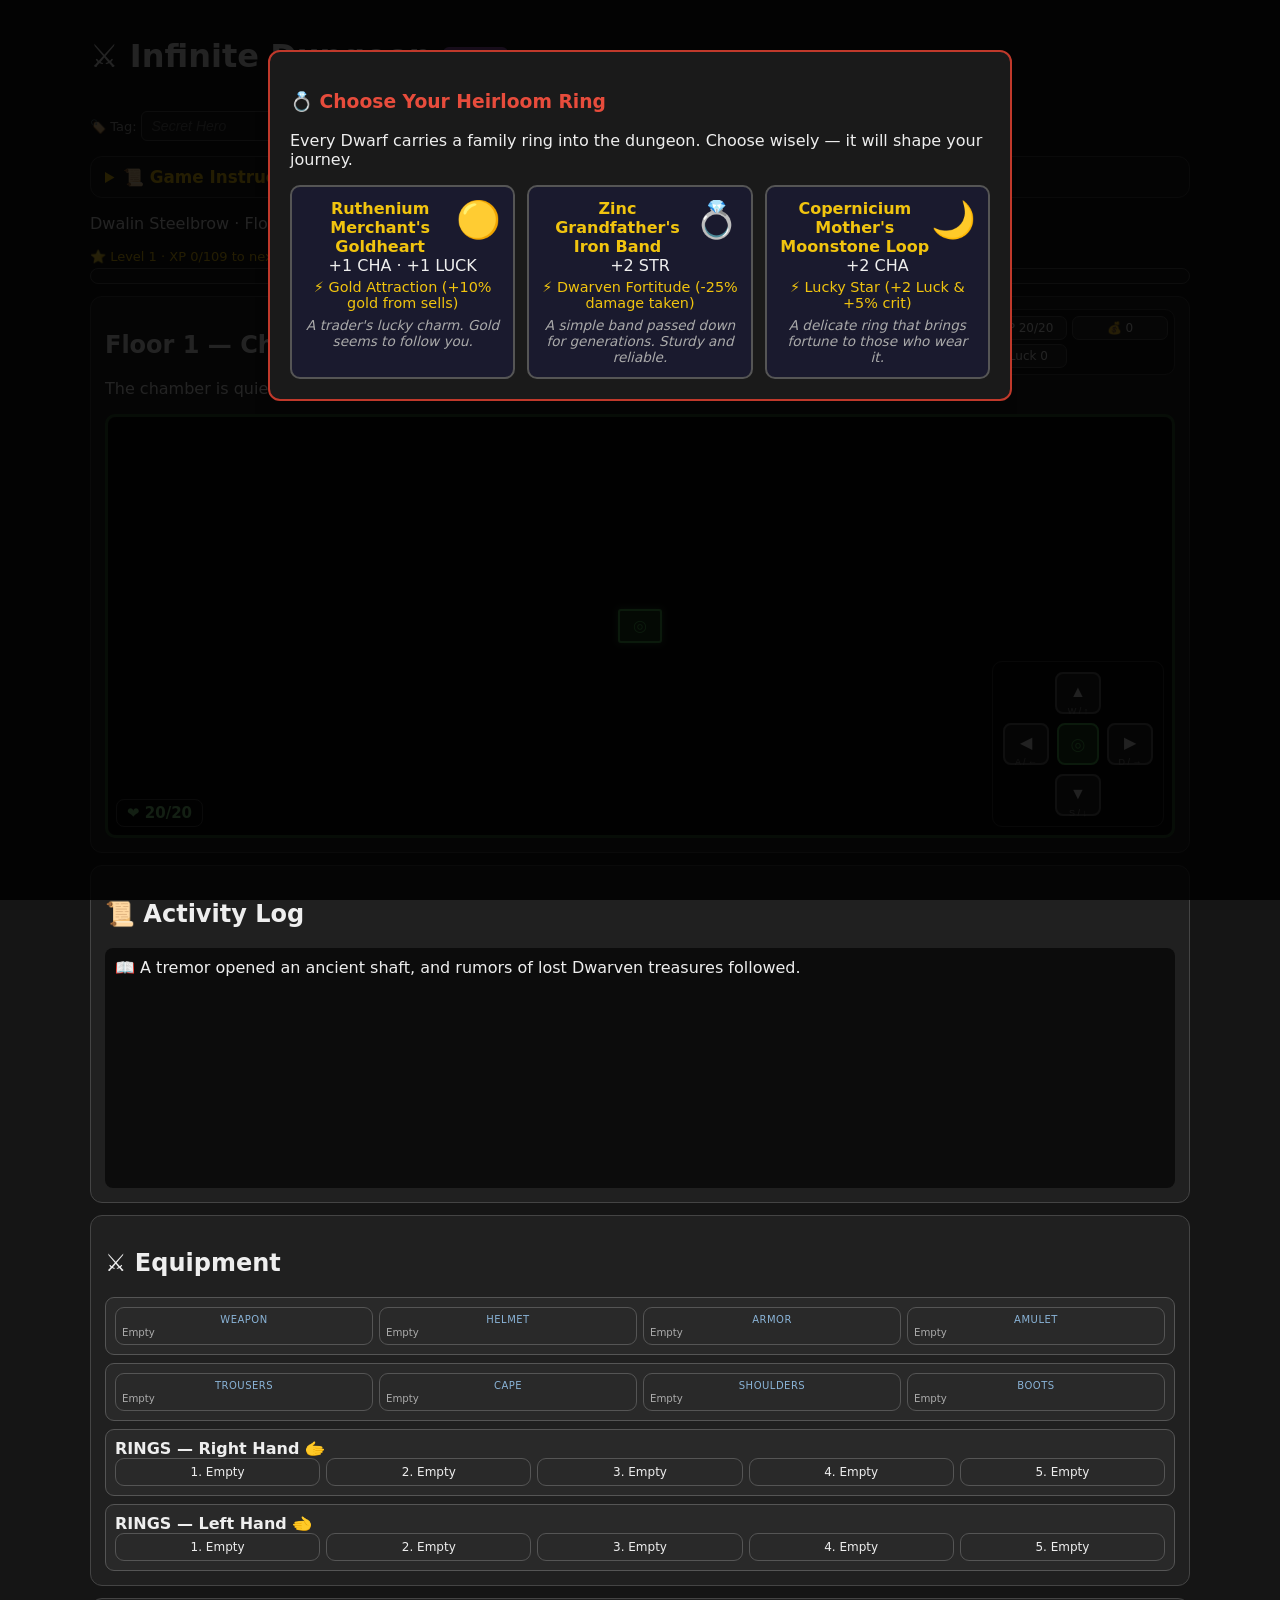
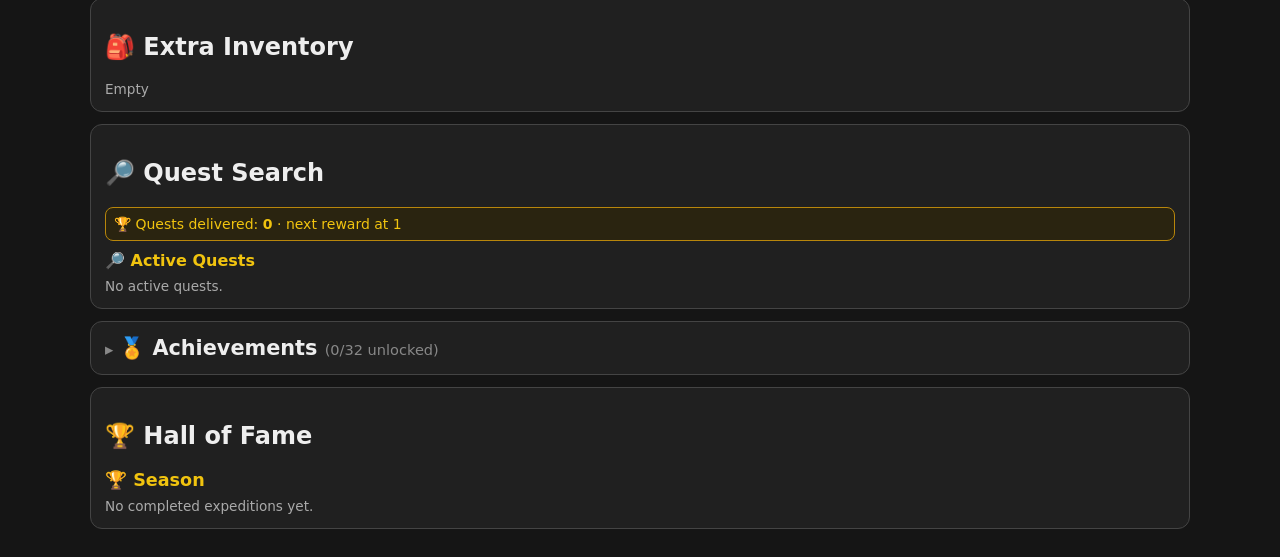
<file: dungeon/index.html>
<!doctype html>
<html lang="en"><head><meta charset="utf-8"><meta name="viewport" content="width=device-width,initial-scale=1">
<meta http-equiv="Cache-Control" content="no-cache, no-store, must-revalidate">
<meta http-equiv="Pragma" content="no-cache">
<meta http-equiv="Expires" content="0">
<title>Infinite Dungeon</title><link rel="stylesheet" href="style.css"></head>
<body><main>
<header><h1>⚔️ Infinite Dungeon <span class="beta-badge">BETA</span></h1><div class="header-btns"><div class="nickname-row"><label>🏷️ Tag: </label><input id="nicknameInput" type="text" placeholder="Secret Hero" maxlength="20" onchange="setNickname(this.value)"><label class="country-opt"><input id="showCountry" type="checkbox" onchange="toggleCountry(this.checked)"> Flag</label><button id="forgetMe" class="forget-btn" onclick="forgetMe()" title="Clear your remembered tag and flag — become a Secret Hero again">🕵️ Forget me</button></div><button onclick="shareGame()">🔗 Share</button><button onclick="newRun()">🔄 New Run</button></div></header>
<details id="instructions">
<summary>📜 Game Instructions (click to expand)</summary>
<div class="instructions-body">
<h3>🎮 Controls</h3>
<table class="instr-table">
<tr><td><b>W</b> / <b>↑</b></td><td>Move North</td></tr>
<tr><td><b>A</b> / <b>←</b></td><td>Move West</td></tr>
<tr><td><b>S</b> / <b>↓</b></td><td>Move South</td></tr>
<tr><td><b>D</b> / <b>→</b></td><td>Move East</td></tr>
<tr><td><b>E</b></td><td>Search room</td></tr>
<tr><td><b>Q</b></td><td>Use ladder / portal (ascend/descend)</td></tr>
<tr><td><b>G</b></td><td>Drink from fountain / stream</td></tr>
<tr><td><b>T</b></td><td>Talk to NPC / Trader / Doctor</td></tr>
<tr><td><b>F</b></td><td>Fight (in combat)</td></tr>
<tr><td><b>R</b></td><td>Flee / Run (in combat)</td></tr>
</table>

<h3>💍 Starting Your Run</h3>
<p>At the start of each run you make two choices:</p>
<ol>
<li><b>Heirloom Ring</b> — Pick 1 of 3 random starter rings. Each has unique stats and a trait that shapes your early game.</li>
<li><b>Stat Boost</b> — Pick one stat (STR/DEX/INT/CHA) to boost by +1. Green buttons, one-time choice.</li>
</ol>

<h3>⚔️ Combat & Flee</h3>
<p>Enemies are <b>gatekeepers</b> — you must defeat them to pass through. If you flee successfully, you return to the previous room. The enemy stays alive, blocking that path until killed.</p>
<p>Flee damage scales with floor depth — fleeing deep is dangerous!</p>
<p><b>Enemies scale to your power.</b> Because the dungeon is endless, monsters adapt to how strong you actually are — your gear, stats, and HP. No matter how powerful your weapon, foes are never a one-hit kill, and every floor stays a real fight. Likewise, no single enemy hit can ever one-shot you — but a bad fight can still be fatal, so keep an eye on your HP and use fountains and the doctor's healing sip when the risk gets close.</p>
<p>❤️ <b>Watch the health border:</b> the frame around the map (and your HP readout in its bottom-left corner) changes colour with your health — <span style="color:#7fd07f">green</span> when safe, <span style="color:#e9d84a">yellow</span>, then <span style="color:#f39c12">orange</span> at half, <span style="color:#e74c3c">red</span> low, and <b>flashing red</b> when critical. When it flashes, flee or find healing fast!</p>
<p>⚔️ <b>Damage per item:</b> each piece of gear shows a small <span style="color:#e07a5f"><b>⚔️ +N dmg/hit</b></span> tag — how much that item adds to your <b>average swing from its Strength alone</b>. It's the raw, dependable damage (<b>trait bonuses are not counted</b> — those fire on top during a fight). Add up the tags across your gear to see your baseline hitting power, and compare pieces at a glance. Items with no Strength show no tag (they help through traits or other stats instead).</p>
<p>⚡ <b>Traits always stack — nothing is ever wasted.</b> Wearing the <b>same trait on several items</b> keeps making it stronger. Effects that add damage or healing simply pile up. Chance-based effects (like a double-strike, a dodge, or scaring a foe) <b>climb higher with every extra copy</b> — a lot at first, then by smaller and smaller steps — always rising toward a near-certainty but <b>never quite reaching a guaranteed 100%</b>. So chasing and <b>rerolling for more copies of a trait always pays off</b> a little more; you'll never hit a wall where an extra copy does nothing.</p>

<h3>👑 Floor Bosses</h3>
<p>Every <b>5th floor</b> (5, 10, 15...) has a unique boss guarding the ladder down. Bosses are randomized each run — different name, element, abilities, and stats. Killing a boss gives <b>5-10× XP</b> and drops a <b>guaranteed legendary item</b>.</p>

<h3>🔥 Kill Streak</h3>
<p>Kill enemies to build a <b>kill streak</b>. Each kill in the streak gives <b>+10% bonus XP</b> (up to 3× max). Your streak <b>breaks</b> if you: rest at a healing fountain, <b>flee from a fight</b>, or <b>wander through 3 rooms in a row without finding an enemy</b> (a lucky roll can stretch this to 4). Luck fountains do NOT break streaks. Keep hunting to keep the fire burning.</p>

<h3>💍 Rings & Fingers</h3>
<p>You have <b>10 ring slots</b> across two hands: Left 🫲 (shield) and Right 🫱 (weapon). Rings are key equipment — many have synergy traits that get stronger the more rings you wear.</p>
<p>⚠️ <b>Be careful!</b> Traps and critical combat failures can <b>permanently sever fingers</b>. A lost finger means that ring slot is gone forever. Lose all 5 on your right hand and you can't wield weapons. Lose all 5 on the left and you take 50% more damage. Each finger lost makes the next one harder to lose (exponential protection).</p>
<p>🪜💦 <b>Slippery rungs:</b> once in a rare while a ladder is slick and your grip fails — a slip can cost you a finger. It doesn't happen often. A hand marked by <b>old wounds (🩹 scarred fingers)</b> is the most at risk, and wearing lots of <b>rings</b> worsens your grip a little too; a healthy bare hand is safest. As always, a lost scarred finger tends to go before a fresh one, and <b>Finger Ward</b> can still save you.</p>

<h3>🪜 Ladders & Floors</h3>
<p>Ladders are portals — each one leads to a <b>unique position</b> on the next floor. Two ladders on the same floor lead to different spots below (separate "islands" that may or may not connect). <span style="color:#f39c12">Yellow 🪜</span> = undiscovered, <span style="color:#2ecc71">Green 🪜</span> = used. Ladders always go exactly one floor down/up.</p>
<p>If you're completely stuck (all rooms explored, all searched, no ladder found), a 🕳️ <b>emergency escape shaft</b> (red on the map) will open — a forced descent to the next floor. This is <b>not</b> the same as a 🌀 quick-travel portal: the escape shaft only drops you down one floor, while portals (gold 🌀) are saved teleport nodes you can travel to and from at will.</p>
<p>🚧 <b>Toll to descend:</b> going down a ladder costs a <b>toll</b> (boss ladders are free — the boss is the gate). The toll is set by <b>how far you've come</b> — how many tolls you've already paid this run and how deep you are — <b>not</b> by how much gold you're carrying. Every toll is <b>a little higher than the one before</b>, so it always climbs and never dips. At <b>every 10th level</b> the gatekeepers take a fresh look at your <b>wealth</b> and may re-price passage to match a growing fortune — but this can only <b>raise</b> the toll, never lower it. You can't just buy your way down — keep <b>fighting and searching</b> to afford deeper descents (selling loot helps). The price you see is the price you pay, and any ladder you've <b>already paid stays free forever</b>, so you can move back through cleared floors freely.</p>

<h3>🔎 Searching</h3>
<p>Each room can be searched once (d20 roll + INT bonus). Results: legendary items (20+), great loot (16-19), normal loot (10-15), nothing (6-9), traps (2-5, DEX can dodge), critical fail (1). Hidden ladders can also be discovered!</p>
<p>🌀 <b>Secret passages &amp; portals:</b> searching can uncover a rare <b>secret passage</b> — a shimmering <b>portal</b>. There is <b>at most ONE portal per floor</b>, and they're uncommon (Luck raises the odds slightly), so you might find one on floor 1, another on floor 3, another on floor 7. Each portal is named after a periodic element and its floor, e.g. <i>Helium Floor 1 Portal</i>, <i>Gold Floor 4 Portal</i>. Every portal you find appears as a small <span style="color:#c39bd3"><b>purple box</b></span> just beside the map — one box per portal, labelled with its floor. The boxes only show up <b>as you discover portals</b>, and they line up neatly so a keen searcher who finds one on many floors can keep them all within easy reach.</p>
<p>🌀 <b>Quick travel:</b> click a portal's <span style="color:#c39bd3"><b>🌀 purple box</b></span> to teleport to it instantly (across floors too). Your position is remembered — when you're standing on the portal, its box turns into <b>↩️ Back</b>; click it to jump straight back to where you left from. Example: with a single portal, walk two rooms away, click its box to return to it, then click ↩️ Back to come back to that two-rooms-away spot. Great for stashing a bookmark before a risky detour. (You can't quick-travel while an enemy blocks the room.)</p>
<p><b>💡 Search grows more powerful mid-game onward.</b> As you level (more INT) and descend (loot scales with floor, rarity odds shift toward Mythical/Legendary/Divine, higher depth borders unlock), searching becomes a primary source of build-defining gear. A natural 20 always yields a boosted named legendary. Early floors give modest finds — deep floors make thorough searching essential.</p>
<p>Searches may also turn up <b>lucky trinkets</b> (🍀 horseshoe, four-leaf clover, star fragment... — instant permanent Luck) or a <b>mystery potion</b> (🧪 — drink it to gamble: could be healing, luck, a stat boost... or poison. Or leave it untouched).</p>

<h3>🔵 NPCs & Quests</h3>
<p>NPCs give quests to find specific items on a <b>specific floor</b>. The quest UI tells you exactly where to search. You must deliver the correct item to the correct NPC. Deeper quests = better rewards (XP + items). CHA boosts quest XP by +5% per point.</p>

<h3>🎨 Item Borders</h3>
<p>Items have up to <b>two independent borders</b>. Most loot has <b>none</b> — plain items are common. When a border appears, it means something special:</p>
<ul>
<li><b>Inner border (Rarity)</b>: Common (none) → Uncommon (blue) → Rare (orange) → Epic (pink) → Mythical (purple) → Legendary (red) → Divine (cyan)</li>
<li><b>Outer glow (Depth)</b>: Bronze (none) → Silver → Gold → Titan → Platinum → Glowing → Prismatic → Astral</li>
</ul>
<p>The two axes are independent — a lucky early roll could give a purple Mythical on floor 1, or a plain item with a glowing depth ring. Deeper floors shift the odds toward higher tiers, so a floor-200 run sees far more Legendary/Divine and Prismatic/Astral gear. Rarity is NOT power — check the stats!</p>

<h3>💲 Traders</h3>
<p>Traders both <b>buy and sell</b>. Sell your loot for gold (CHA boosts sell prices +3%/point, capped), and buy their 3-5 wares if you can afford them. Traders <b>size you up</b> before laying out their goods: their wares scale to your current gear (so they never become useless), and with a bit of luck one item will be a guaranteed upgrade over something you have equipped — look for the ⭐ <b>Trader's Pick</b>. Beware: the richer you look, the <b>greedier</b> their prices get, so a fat purse means a steeper markup.</p>
<p>🔄 <b>Clear the shelves for a restock:</b> if you <b>buy out a trader's entire stock</b>, they'll offer to lay out a <b>brand-new batch</b> of wares for a restock fee. Each fresh batch is re-sized to your <b>current gear</b> (always relevant) with another shot at a ⭐ Trader's Pick. The restock fee is a slice of your gold and <b>grows every time</b> you restock — so a few restocks in a row will drain even a deep purse. This is the best way to <b>spend a big hoard</b> chasing the perfect item, and it keeps the trader parked in the dungeon as long as you keep buying.</p>

<h3>💰 Gold</h3>
<p>Earn gold by: <b>killing enemies</b> (more from bosses/elites), <b>searching rooms</b> (stashes), and <b>selling</b> to traders. Spend it buying gear from traders or paying doctors to restore lost fingers.</p>

<h3>⚕️ Doctors</h3>
<p>Doctors (⚕️) can <b>surgically restore lost fingers</b> — reopening ring slots permanently. Base price scales with floor depth, with a <b>bulk discount</b> (2nd finger 30% off, 3rd 50% off, more 60% off).</p>
<p>Doctors also offer a <b>healing sip</b> (💧 restores ~35% HP, no risk). It's cheap early when you're poor, but the price scales with your max HP — so at depth a full heal is a serious expense. Weigh it against selling gear or pushing on to find a fountain.</p>
<p>⚠️ But surgery is a <b>d20 gamble</b>: roll well and it works (a natural 20 even refunds half your gold). Roll a 1 and disaster strikes — a questionable doctor might pocket your gold and flee forever, botch the operation and cost you another finger, or jab you with a poisoned syringe. Choose your surgeon carefully.</p>

<h3>💚 Fountains</h3>
<p><b>Healing fountains</b> (💚) restore HP (15-35% of max per sip). <b>Luck fountains</b> (🍀) grant permanent Luck stat. Each has limited sips (d20 determined). Every sip is a d20 roll:</p>
<ul>
<li><b>20</b> — Divine/massive effect (+50% heal or +3 Luck)</li>
<li><b>17-19</b> — Great sip (+20% heal or +2 Luck)</li>
<li><b>4-16</b> — Normal sip</li>
<li><b>2-3</b> — Weak/no effect</li>
<li><b>1</b> — ☠️ POLLUTED/CURSED! Heal fountains poison you; luck fountains drain Luck, may make you <b>drop an equipped item</b> (lost forever), and may <b>wither a random base stat</b> (worse the higher it is). 20% chance the fountain is permanently corrupted. Greedy sipping is dangerous!</li>
</ul>

<h3>📊 Stats</h3>
<table class="instr-table">
<tr><td><b>STR</b></td><td>Attack damage (+0.4 per point)</td></tr>
<tr><td><b>DEX</b></td><td>Dodge attacks (max 30%), flee bonus (+1 per 8), trap dodge (max 35%)</td></tr>
<tr><td><b>INT</b></td><td>Search roll bonus (+1 per 10), secret passage chance (+0.5% per point), quest finding</td></tr>
<tr><td><b>CHA</b></td><td>+5% quest XP, +3% sell price, -1% incoming damage (per point)</td></tr>
<tr><td><b>Luck</b></td><td>Reward rolls, bonus items from NPCs, better loot</td></tr>
</table>

<h3>🏆 Hall of Fame & Seasons</h3>
<p>When you die (or give up a run), your run is submitted to the <b>Global Hall of Fame</b>. Compete worldwide! The admin resets seasons periodically — browse past seasons with the dropdown. Set a Tag to be recognized. Opt-in to show your country flag.</p>
<p><b>Ranking / tie-breaks</b>: runs are ranked by <b>XP</b> first. If tied, by <b>Level</b>, then <b>Floor reached</b>, then <b>Item count</b>. If still identical, the run submitted <b>earliest</b> ranks higher. Only the top 10 worldwide are shown.</p>

<h3>🗺️ Map Symbols</h3>
<table class="instr-table">
<tr><td>◎</td><td>You (current position)</td></tr>
<tr><td style="color:#e74c3c">⚔</td><td>Enemy (alive, blocking)</td></tr>
<tr><td style="color:#3498db">🔵</td><td>NPC (quest giver)</td></tr>
<tr><td style="color:#f1c40f">💲</td><td>Trader</td></tr>
<tr><td style="color:#ff6b6b">⚕️</td><td>Doctor (restore lost finger)</td></tr>
<tr><td style="color:#f39c12">🪜↓</td><td>Ladder down (yellow = unused)</td></tr>
<tr><td style="color:#2ecc71">🪜↑</td><td>Ladder up (green = used)</td></tr>
<tr><td style="color:#e67e22">🚧</td><td>Toll ladder (pay gold to unlock)</td></tr>
<tr><td style="color:#e74c3c">🕳️↓</td><td>Emergency escape shaft (forced descent, red)</td></tr>
<tr><td style="color:#2ecc71">💚</td><td>Healing fountain (active)</td></tr>
<tr><td style="color:#d4af37">🌀</td><td>Portal (secret passage — quick travel; max 1/floor)</td></tr>
<tr><td style="color:#666">·</td><td>Explored room (empty)</td></tr>
<tr><td style="color:#c0392b">▬</td><td>Red border = blocked wall</td></tr>
</table>

<h3>☠️ Permanent Death</h3>
<p>When HP hits 0, the run ends forever. All buttons are disabled — you can screenshot your gear but cannot interact. Your legacy lives on in the Hall of Fame. Start fresh with New Run.</p>
<p><b>💜 Soul Keeper</b> — an <b>equipped</b> item carrying this trait defies death: it is the one thing that survives into your next run. It comes back <b>re-forged to level-1 power</b> (a gentle head-start, never a snowball) and its Soul Keeper trait is spent in the process — so a retained heirloom cannot be kept a second time. Only equipped items qualify; for a normal slot that's a no-brainer. If the survivor is a <b>ring</b>, it takes the place of your opening ring choice — you begin the new run wearing it instead of picking a fresh starter ring.</p>
</div>
</details>
<p id="intro"></p>
<div id="xpbar"></div>
<section class="room-section"><div id="stats" class="stats"></div><h2 id="roomTitle"></h2><p id="roomText"></p><div class="map-wrap"><div id="map"></div><div id="hpCorner"></div><div id="actions"></div></div><div id="extraActions"></div><div id="portals" class="portal-bar"></div></section>
<section><h2>📜 Activity Log</h2><div id="log"></div></section>
<section><h2>⚔️ Equipment</h2><div id="equipment"></div></section>
<section><h2>🎒 Extra Inventory</h2><div id="inventory" class="grid"></div></section>
<section><h2>🔎 Quest Search</h2><div id="quests"></div></section>
<details class="section-collapse"><summary>🏅 Achievements <span id="achSummary" class="ach-summary-count"></span></summary><div id="achievements"></div></details>
<section><h2>🏆 Hall of Fame</h2><div id="hall"></div></section>
</main><script src="data.js"></script>
<script src="items.js"></script>
<script src="combat.js"></script>
<script src="npcs.js"></script>
<script src="traders.js"></script>
<script src="fountains.js"></script>
<script src="doctors.js"></script>
<script src="trinkets.js"></script>
<script src="map.js"></script>
<script src="hall.js"></script>
<script src="achievements.js"></script>
<script src="game.js"></script></body></html>
</file>
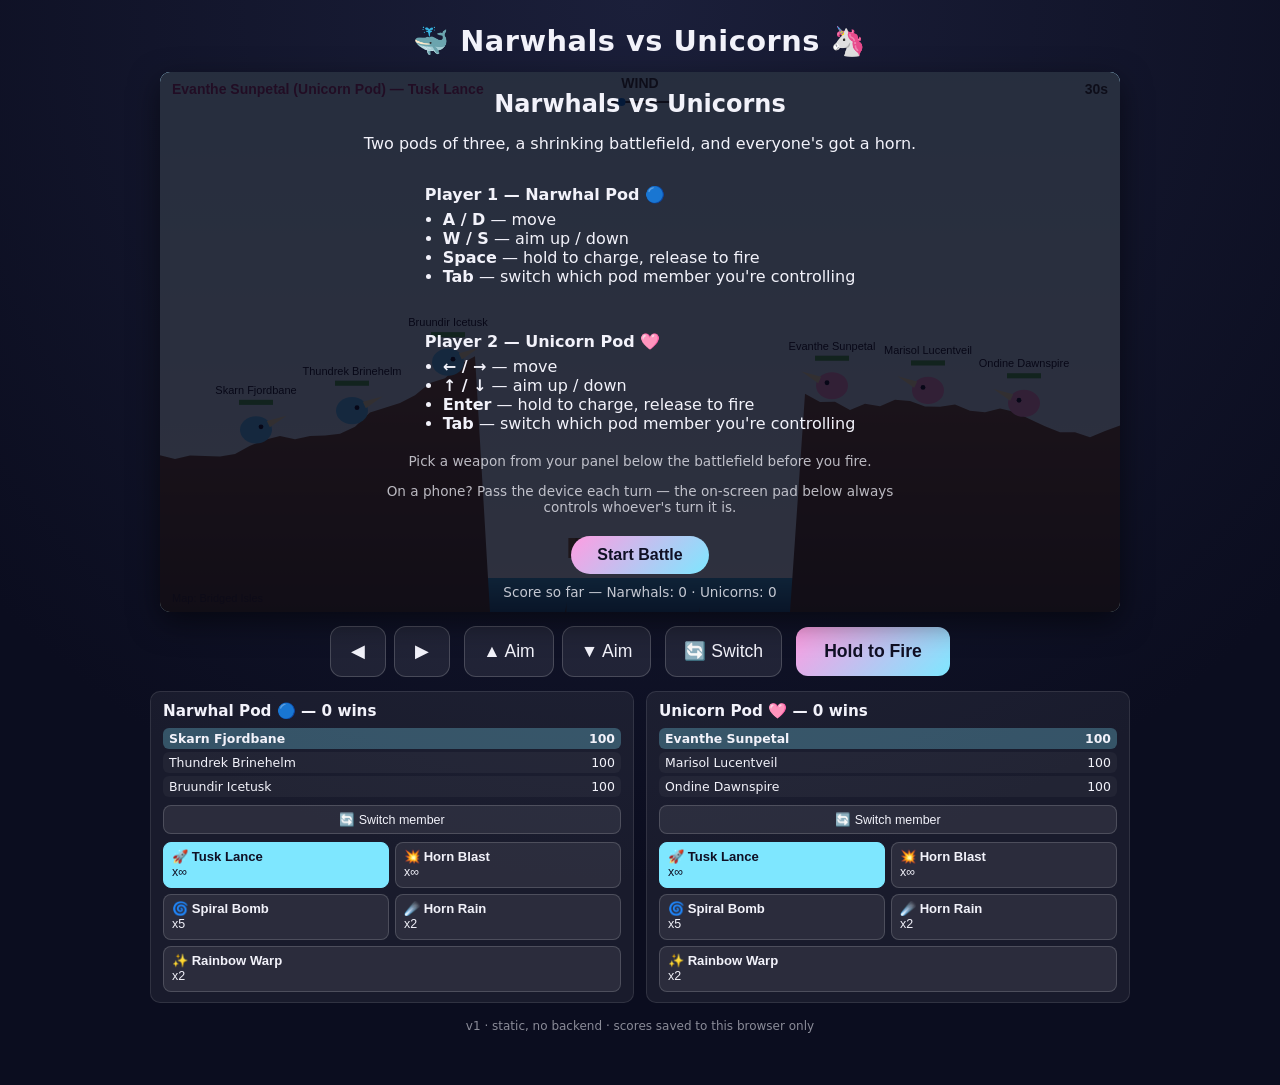
<file: nvsu/index.html>
<!DOCTYPE html>
<html lang="en">
<head>
<meta charset="UTF-8">
<meta name="viewport" content="width=device-width, initial-scale=1.0">
<title>Narwhals vs Unicorns</title>
<link rel="stylesheet" href="style.css">
</head>
<body>
<div id="app">
  <h1 id="title">🐳 Narwhals vs Unicorns 🦄</h1>
  <div id="stage">
    <canvas id="game" width="960" height="540"></canvas>
    <div id="overlay">
      <div id="overlay-card">
        <h2 id="overlay-title">Narwhals vs Unicorns</h2>
        <p id="overlay-text">
          Two pods of three, a shrinking battlefield, and everyone's got a horn.
        </p>
        <div class="controls-grid">
          <div>
            <h3>Player 1 — Narwhal Pod 🔵</h3>
            <ul>
              <li><b>A / D</b> — move</li>
              <li><b>W / S</b> — aim up / down</li>
              <li><b>Space</b> — hold to charge, release to fire</li>
              <li><b>Tab</b> — switch which pod member you're controlling</li>
            </ul>
          </div>
          <div>
            <h3>Player 2 — Unicorn Pod 🩷</h3>
            <ul>
              <li><b>← / →</b> — move</li>
              <li><b>↑ / ↓</b> — aim up / down</li>
              <li><b>Enter</b> — hold to charge, release to fire</li>
              <li><b>Tab</b> — switch which pod member you're controlling</li>
            </ul>
          </div>
        </div>
        <p class="hint">Pick a weapon from your panel below the battlefield before you fire.</p>
        <p class="hint">On a phone? Pass the device each turn — the on-screen pad below always controls whoever's turn it is.</p>
        <button id="overlay-btn">Start Battle</button>
        <p id="highscore-line"></p>
      </div>
    </div>
  </div>

  <div id="touchpad">
    <div class="tp-group">
      <button id="tp-left" class="tp-btn" aria-label="Move left">◀</button>
      <button id="tp-right" class="tp-btn" aria-label="Move right">▶</button>
    </div>
    <div class="tp-group">
      <button id="tp-up" class="tp-btn" aria-label="Aim up">▲ Aim</button>
      <button id="tp-down" class="tp-btn" aria-label="Aim down">▼ Aim</button>
    </div>
    <button id="tp-switch" class="tp-btn" aria-label="Switch pod member">🔄 Switch</button>
    <button id="tp-fire" class="tp-btn tp-fire" aria-label="Hold to charge, release to fire">Hold to Fire</button>
  </div>

  <div id="panels">
    <div class="panel" id="p1panel">
      <h3>Narwhal Pod 🔵 <span id="p1wins"></span></h3>
      <ul class="roster" id="p1roster"></ul>
      <button class="switch-btn" id="p1switch">🔄 Switch member</button>
      <div class="weapons" id="p1weapons"></div>
    </div>
    <div class="panel" id="p2panel">
      <h3>Unicorn Pod 🩷 <span id="p2wins"></span></h3>
      <ul class="roster" id="p2roster"></ul>
      <button class="switch-btn" id="p2switch">🔄 Switch member</button>
      <div class="weapons" id="p2weapons"></div>
    </div>
  </div>
  <p id="footer">v1 · static, no backend · scores saved to this browser only</p>
</div>
<script src="js/storage.js"></script>
<script src="js/terrain.js"></script>
<script src="js/weapons.js"></script>
<script src="js/names.js"></script>
<script src="js/game.js"></script>
</body>
</html>
</file>
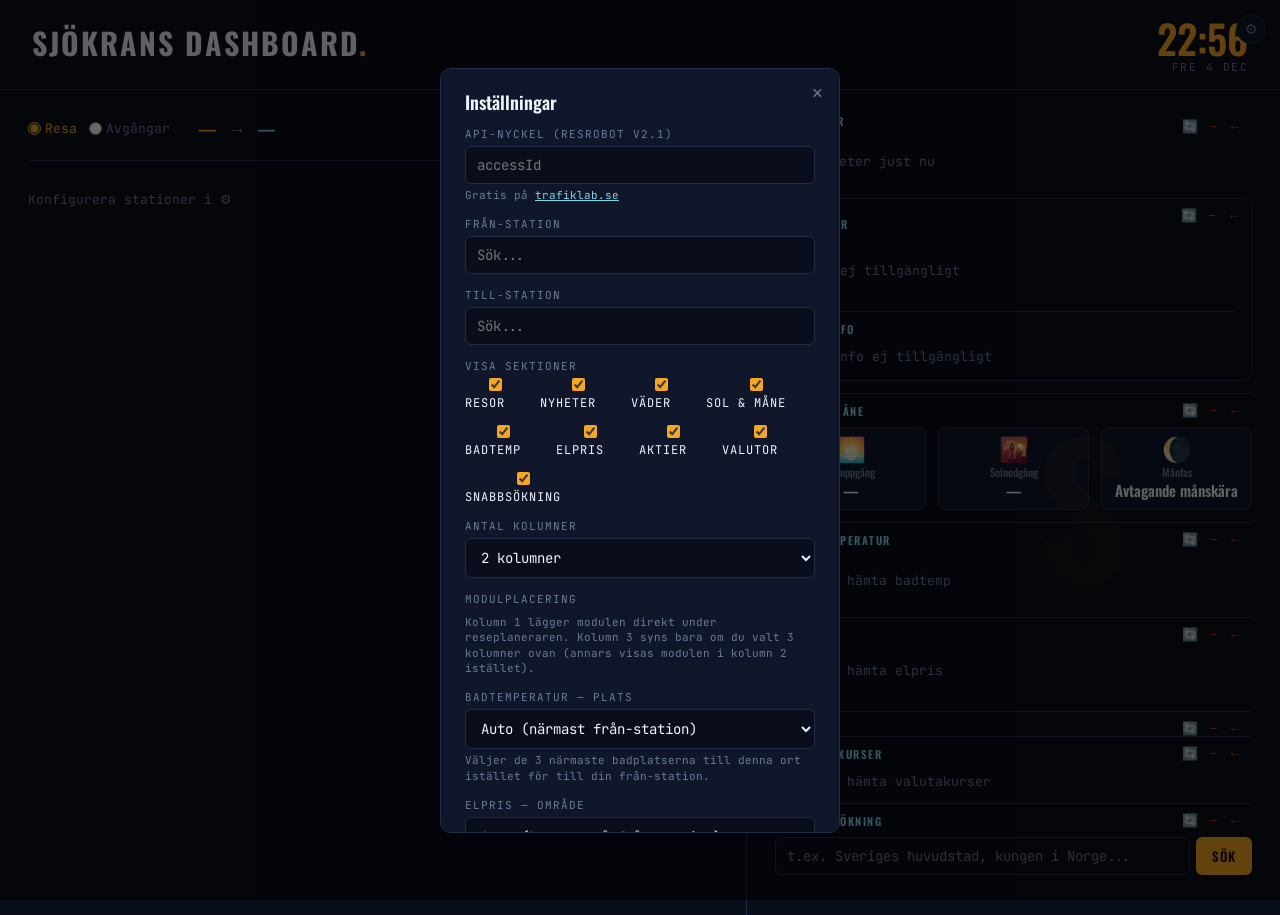
<file: dashboard.html>
<!DOCTYPE html>
<html lang="sv">
<head>
<meta charset="UTF-8">
<meta name="viewport" content="width=device-width, initial-scale=1.0, maximum-scale=1.0, user-scalable=no">
<title>Sjökrans Dashboard</title>
<link href="https://fonts.googleapis.com/css2?family=Oswald:wght@400;500;600;700&family=JetBrains+Mono:wght@400;500;700&display=swap" rel="stylesheet">
<style>
:root{--bg:#0a0e1a;--panel:#10172a;--border:#212c47;--amber:#f5a623;--amber-dim:#7a5316;--ice:#7fd6e8;--text:#eef2fb;--muted:#6b7a99;--good:#7fd99a;--bad:#e2725b;--transfer:#b39ddb}
*{box-sizing:border-box;margin:0;padding:0}
html,body{height:100%;background:var(--bg);color:var(--text);font-family:'JetBrains Mono',monospace;-webkit-user-select:none;user-select:none}

.topbar{display:flex;align-items:baseline;justify-content:space-between;padding:18px 32px 12px;border-bottom:1px solid var(--border)}
.app-title{font:700 30px/1 'Oswald',sans-serif;letter-spacing:2px;text-transform:uppercase}
.app-title span{color:var(--amber)}
.clock-block{text-align:right}
.clock{font:600 40px/1 'Oswald',sans-serif;color:var(--amber);font-variant-numeric:tabular-nums}
.dateline{font-size:11px;color:var(--muted);letter-spacing:1.5px;text-transform:uppercase;margin-top:2px}
.nameday{font-size:11px;color:var(--ice);margin-top:3px}

.controls{display:flex;align-items:center;gap:12px;padding:0 0 14px;border-bottom:1px solid var(--border);margin-bottom:14px}
.mode-toggle{display:flex;gap:12px}
.mode-toggle label{font-size:13px;color:var(--muted);cursor:pointer;display:flex;align-items:center;gap:4px}
.mode-toggle label:has(input:checked){color:var(--amber)}
.mode-toggle input{accent-color:var(--amber);width:13px;height:13px}
.route{flex:1;font:500 18px/1 'Oswald',sans-serif;letter-spacing:1px;margin-left:16px}
.route .from{color:var(--amber)}
.route .arrow{color:var(--muted);margin:0 10px}
.route .to{color:var(--ice)}
.btn{font:600 13px/1 'Oswald',sans-serif;background:var(--panel);border:1px solid var(--border);color:var(--amber);border-radius:50%;width:36px;height:36px;display:flex;align-items:center;justify-content:center;cursor:pointer;font-size:16px}
.btn:hover{background:var(--border)}
.btn-primary{background:var(--amber);color:#1a1306;border:none;border-radius:6px;width:auto;padding:8px 16px;text-transform:uppercase;letter-spacing:1px}

.grid{display:grid;grid-template-columns:1.4fr 1fr;height:calc(100vh - 75px);gap:1px;background:var(--border)}
.grid.cols-3{grid-template-columns:1.2fr 1fr 1fr}
.col{background:var(--bg);overflow-y:auto;padding:20px 28px}

.trip{background:var(--panel);border:1px solid var(--border);border-radius:8px;padding:16px 20px;margin-bottom:10px}
.trip:hover{border-color:var(--amber-dim)}
.trip-head{display:flex;justify-content:space-between;align-items:center;margin-bottom:8px}
.trip-time{font:600 26px/1 'Oswald',sans-serif;color:var(--amber);font-variant-numeric:tabular-nums}
.trip-time .arr{color:var(--muted);margin:0 8px;font-size:18px}
.badge{font-size:12px;padding:3px 8px;border-radius:4px}
.badge-dur{color:var(--ice);background:rgba(127,214,232,.08)}
.badge-xfer{color:var(--transfer);background:rgba(179,157,219,.08)}
.badge-direct{color:var(--good);background:rgba(127,217,154,.08)}
.leg{display:grid;grid-template-columns:55px 1fr;gap:6px;padding:6px 0;border-top:1px solid var(--border);font-size:12px}
.leg:first-child{border-top:none}
.leg-t{font:500 14px/1 'Oswald',sans-serif;color:var(--text)}
.leg-name{font-weight:600;color:var(--amber)}
.leg-name.walk{color:var(--muted)}
.leg-detail{color:var(--muted)}

.dep{background:var(--panel);border:1px solid var(--border);border-radius:8px;padding:12px 16px;margin-bottom:6px;display:flex;justify-content:space-between;align-items:center}
.dep-time{font:600 22px/1 'Oswald',sans-serif;color:var(--amber);margin-right:12px}
.dep-time.late{color:var(--bad)}
.dep-line{font-size:12px;color:var(--amber-dim);margin-right:8px}
.dep-dest{font:500 15px/1 'Oswald',sans-serif;color:var(--text)}
.dep-eta{font-size:13px;color:var(--muted)}

.screensaver{position:fixed;inset:0;pointer-events:none;z-index:1}
.screensaver span{position:absolute;font:700 180px/1 'Oswald',sans-serif;color:rgba(245,166,35,.04);will-change:transform}

.gear{position:fixed;top:14px;right:14px;width:30px;height:30px;border-radius:50%;background:var(--panel);border:1px solid var(--border);color:var(--muted);display:flex;align-items:center;justify-content:center;cursor:pointer;font-size:14px;z-index:50}
.modal-bg{position:fixed;inset:0;background:rgba(0,0,0,.6);display:none;align-items:center;justify-content:center;z-index:100}
.modal-bg.open{display:flex}
.modal{background:var(--panel);border:1px solid var(--border);border-radius:10px;padding:24px;width:400px;max-width:90vw;max-height:85vh;overflow-y:auto;position:relative}
.modal h2{font:600 18px/1 'Oswald',sans-serif;margin-bottom:16px}
.modal label{display:block;font-size:11px;color:var(--muted);letter-spacing:1px;text-transform:uppercase;margin:14px 0 5px}
.modal input,.modal select{width:100%;padding:9px 11px;background:var(--bg);border:1px solid var(--border);border-radius:6px;color:var(--text);font:14px 'JetBrains Mono',monospace}
.modal input:focus,.modal select:focus{outline:none;border-color:var(--amber)}
.modal .hint{font-size:11px;color:var(--muted);margin-top:4px;line-height:1.4}
.modal .hint a{color:var(--ice)}
.modal .actions{display:flex;gap:8px;margin-top:16px}
.modal .actions button{font:600 13px/1 'Oswald',sans-serif;padding:9px 14px;border-radius:6px;border:none;cursor:pointer;text-transform:uppercase;letter-spacing:1px}
.modal .actions .primary{background:var(--amber);color:#1a1306}
.modal .actions .secondary{background:transparent;color:var(--muted);border:1px solid var(--border)}
.modal .close{position:absolute;top:12px;right:16px;cursor:pointer;color:var(--muted);font-size:18px}
.modal .suggestions{background:var(--bg);border:1px solid var(--border);border-radius:6px;margin-top:4px;max-height:140px;overflow-y:auto;display:none}
.modal .suggestions.open{display:block}
.modal .suggestions div{padding:7px 10px;font-size:12px;cursor:pointer;border-bottom:1px solid var(--border)}
.modal .suggestions div:last-child{border-bottom:none}
.modal .suggestions div:hover{background:rgba(245,166,35,.08)}
.modal .selected{color:var(--amber);font-size:11px;margin-top:3px}

.empty{color:var(--muted);font-size:13px;padding:16px 0}
.error{color:var(--bad);font-size:13px;padding:16px 0}

@media(max-width:720px){
  .grid{display:block;height:auto}
  .col{padding:16px 20px}
  .topbar{flex-direction:column;align-items:flex-start;gap:6px;padding:14px 20px 10px}
  .controls{flex-wrap:wrap;padding:10px 20px}
  .route{margin-left:0;margin-top:6px;width:100%}
  .app-title{font-size:24px}.clock{font-size:28px}
  .trip-time{font-size:22px}
  html,body{height:auto;overflow-y:auto}
}
.module-btn-bar{position:absolute;top:6px;right:6px;display:flex;gap:1px;z-index:5}
.module-btn{background:transparent;border:none;color:#ff3b30;cursor:pointer;font-size:13px;line-height:1;padding:4px 5px;opacity:.85;transition:opacity .15s,transform .15s}
.module-btn:hover{opacity:1;transform:scale(1.15)}
.module-btn.reload-btn:active{transform:rotate(180deg);display:inline-block}
</style>
<!-- core.js MÅSTE stå FÖRST i denna lista — övriga knapp-filer kraschar
     medvetet med ett tydligt felmeddelande annars (se guard-klausulen
     överst i varje fil). Lägg nya knapp-filer sist, efter core.js. -->
<script src="buttons/core.js"></script>
<script src="buttons/reload.js"></script>
<script src="buttons/hide.js"></script>
<script src="buttons/move.js"></script>
</head>
<body>
<div class="gear" id="gear">⚙</div>
<div class="screensaver"><span id="ssLetter">S</span></div>

<div class="topbar">
  <div class="app-title">Sjökrans Dashboard<span>.</span></div>
  <div class="clock-block">
    <div class="clock" id="clock">--:--</div>
    <div class="dateline" id="date">—</div>
    <div class="nameday" id="nameday">—</div>
  </div>
</div>

<div class="grid" id="grid">
  <div class="col" id="main">
    <div class="controls" id="controls">
      <div class="mode-toggle">
        <label><input type="radio" name="mode" value="trip" id="modeTrip" checked> Resa</label>
        <label><input type="radio" name="mode" value="dep" id="modeDep"> Avgångar</label>
      </div>
      <div class="route">
        <span class="from" id="rFrom">—</span><span class="arrow" id="rArrow">→</span><span class="to" id="rTo">—</span>
      </div>
      <button class="btn" id="swap" title="Byt riktning">⇄</button>
      <button class="btn btn-primary" id="refresh">Uppdatera</button>
    </div>
    <div id="tripResults"><div class="empty">Konfigurera stationer i ⚙</div></div>
    <div id="col1Modules"></div>
  </div>
  <div class="col" id="col2"></div>
  <div class="col" id="col3" style="display:none"></div>
</div>

<div class="modal-bg" id="modalBg">
  <div class="modal">
    <div class="close" id="modalClose">✕</div>
    <h2>Inställningar</h2>
    <label>API-nyckel (ResRobot v2.1)</label>
    <input type="password" id="inKey" placeholder="accessId" autocomplete="off">
    <div class="hint">Gratis på <a href="https://www.trafiklab.se" target="_blank">trafiklab.se</a></div>
    <label>Från-station</label>
    <input type="text" id="inFrom" placeholder="Sök..." autocomplete="off">
    <div class="suggestions" id="sugFrom"></div>
    <div class="selected" id="selFrom"></div>
    <label>Till-station</label>
    <input type="text" id="inTo" placeholder="Sök..." autocomplete="off">
    <div class="suggestions" id="sugTo"></div>
    <div class="selected" id="selTo"></div>
    <label>Visa sektioner</label>
    <div style="display:flex;gap:14px;flex-wrap:wrap;margin-top:4px;">
      <label style="margin:0;font-size:12px;color:var(--text);cursor:pointer"><input type="checkbox" id="togTravel" checked style="accent-color:var(--amber)"> Resor</label>
      <label style="margin:0;font-size:12px;color:var(--text);cursor:pointer"><input type="checkbox" id="togNews" checked style="accent-color:var(--amber)"> Nyheter</label>
      <label style="margin:0;font-size:12px;color:var(--text);cursor:pointer"><input type="checkbox" id="togWeather" checked style="accent-color:var(--amber)"> Väder</label>
      <label style="margin:0;font-size:12px;color:var(--text);cursor:pointer"><input type="checkbox" id="togSolmane" checked style="accent-color:var(--amber)"> Sol & Måne</label>
      <label style="margin:0;font-size:12px;color:var(--text);cursor:pointer"><input type="checkbox" id="togBath" checked style="accent-color:var(--amber)"> Badtemp</label>
      <label style="margin:0;font-size:12px;color:var(--text);cursor:pointer"><input type="checkbox" id="togElpris" checked style="accent-color:var(--amber)"> Elpris</label>
      <label style="margin:0;font-size:12px;color:var(--text);cursor:pointer"><input type="checkbox" id="togStocks" checked style="accent-color:var(--amber)"> Aktier</label>
      <label style="margin:0;font-size:12px;color:var(--text);cursor:pointer"><input type="checkbox" id="togCurrency" checked style="accent-color:var(--amber)"> Valutor</label>
      <label style="margin:0;font-size:12px;color:var(--text);cursor:pointer"><input type="checkbox" id="togSok" checked style="accent-color:var(--amber)"> Snabbsökning</label>
    </div>
    <label>Antal kolumner</label>
    <select id="inColumnCount">
      <option value="2">2 kolumner</option>
      <option value="3">3 kolumner</option>
    </select>
    <label>Modulplacering</label>
    <div id="moduleColumnList" style="display:flex;flex-direction:column;gap:6px;"></div>
    <div class="hint">Kolumn 1 lägger modulen direkt under reseplaneraren. Kolumn 3 syns bara om du valt 3 kolumner ovan (annars visas modulen i kolumn 2 istället).</div>
    <label>Badtemperatur — plats</label>
    <select id="inBathLoc">
      <option value="">Auto (närmast från-station)</option>
      <option value="kungsbacka">Kungsbacka</option>
      <option value="göteborg">Göteborg</option>
      <option value="varberg">Varberg</option>
      <option value="falkenberg">Falkenberg</option>
      <option value="halmstad">Halmstad</option>
      <option value="malmö">Malmö</option>
      <option value="lund">Lund</option>
      <option value="helsingborg">Helsingborg</option>
      <option value="ystad">Ystad</option>
      <option value="stockholm">Stockholm</option>
      <option value="gävle">Gävle</option>
      <option value="sundsvall">Sundsvall</option>
      <option value="härnösand">Härnösand</option>
      <option value="umeå">Umeå</option>
      <option value="skellefteå">Skellefteå</option>
      <option value="luleå">Luleå</option>
      <option value="piteå">Piteå</option>
    </select>
    <div class="hint">Väljer de 3 närmaste badplatserna till denna ort istället för till din från-station.</div>
    <label>Elpris — område</label>
    <select id="inElZone">
      <option value="">Auto (baserat på från-station)</option>
      <option value="SE1">SE1 — Luleå / Norrbotten</option>
      <option value="SE2">SE2 — Sundsvall / Norra Mellansverige</option>
      <option value="SE3">SE3 — Stockholm / Södra Mellansverige</option>
      <option value="SE4">SE4 — Malmö / Göteborg / Södra Sverige</option>
    </select>
    <div class="hint">Låser elprisområdet oavsett vilken från-station som är vald.</div>
    <label>Aktier i listan (max 8)</label>
    <div id="stocksList" style="display:flex;flex-direction:column;gap:4px;"></div>
    <div style="display:flex;gap:6px;margin-top:8px;">
      <select id="inAddStock" style="flex:1;"></select>
      <button type="button" id="btnAddStock" class="btn" style="width:auto;padding:0 12px;border-radius:6px;">+ Lägg till</button>
    </div>
    <label>Valutor i listan (max 8)</label>
    <div id="currencyList" style="display:flex;flex-direction:column;gap:4px;"></div>
    <div style="display:flex;gap:6px;margin-top:8px;">
      <select id="inAddCurrency" style="flex:1;"></select>
      <button type="button" id="btnAddCurrency" class="btn" style="width:auto;padding:0 12px;border-radius:6px;">+ Lägg till</button>
    </div>
    <div class="actions">
      <button class="secondary" id="btnClear">Rensa</button>
      <button class="primary" id="btnSave">Spara</button>
      <button class="secondary" id="btnShare" style="margin-left:auto">📋 Dela</button>
    </div>
    <div class="hint" id="shareOut" style="word-break:break-all;margin-top:6px"></div>
  </div>
</div>
<script>
const STORE = 'sjokrans-cfg';
const STORE_S = 'sjokrans-stations';

// Register över alla flyttbara moduler (reseplaneraren är alltid fast i kolumn 1).
// Nyckeln används i cfg.moduleColumns för att komma ihåg vilken kolumn varje modul ligger i.
const MODULE_REGISTRY = [
  { key: 'nyheter',       path: 'modules/nyheter.html',       label: 'Nyheter' },
  { key: 'vader',         path: 'modules/vader.html',         label: 'Väder + Work info' },
  { key: 'solmane',       path: 'modules/solmane.html',       label: 'Sol & Måne' },
  { key: 'badtemperatur', path: 'modules/badtemperatur.html', label: 'Badtemperatur' },
  { key: 'elpris',        path: 'modules/elpris.html',        label: 'Elpris' },
  { key: 'aktier',        path: 'modules/aktier.html',        label: 'Aktier' },
  { key: 'valuta',        path: 'modules/valuta.html',        label: 'Valutor' },
  { key: 'sok',           path: 'modules/sok.html',           label: 'Snabbsökning' }
];

let cfg = {
  apiKey: '',
  bathLocation: '',
  elZone: '',
  stocks: ['OMXSTO:OMXS30', 'OMXSTO:VOLV_B', 'OMXSTO:ERIC_B', 'OMXSTO:HM_B', 'OMXSTO:ABB', 'OMXSTO:SEB_A'],
  currencies: ['EUR', 'USD'],
  columnCount: 2,
  moduleColumns: { nyheter: 2, vader: 2, solmane: 2, badtemperatur: 2, elpris: 2, aktier: 2, valuta: 2, sok: 2 },
  show: { travel: true, news: true, weather: true, solmane: true, bath: true, elpris: true, stocks: true, currency: true, search: true }
};
let stations = { from: null, to: null };

// --- Persistence ---

// Which dashboard sections can be toggled on/off, and where they live in the DOM.
// checkboxId follows the pattern "tog" + Capitalized key (e.g. travel -> togTravel).
const SECTION_TOGGLES = [
  { key: 'travel',  elId: 'main',                        checkboxId: 'togTravel' },
  { key: 'news',    elId: 'news',                         checkboxId: 'togNews' },
  { key: 'weather', elId: ['weather', 'workinfoWrap'],    checkboxId: 'togWeather' },
  { key: 'solmane', elId: 'solmaneWrap',                  checkboxId: 'togSolmane' },
  { key: 'bath',    elId: 'bathWrap',                     checkboxId: 'togBath' },
  { key: 'elpris',  elId: 'elprisWrap',                   checkboxId: 'togElpris' },
  { key: 'stocks',  elId: 'stocksWrap',                   checkboxId: 'togStocks' },
  { key: 'currency', elId: 'currencyWrap',                checkboxId: 'togCurrency' },
  { key: 'search',  elId: 'sokWrap',                       checkboxId: 'togSok' }
];

function save() {
  localStorage.setItem(STORE, JSON.stringify(cfg));
}

function saveS() {
  localStorage.setItem(STORE_S, JSON.stringify(stations));
}

function applyToggles() {
  for (const { key, elId } of SECTION_TOGGLES) {
    const ids = Array.isArray(elId) ? elId : [elId];
    for (const id of ids) {
      const el = document.getElementById(id);
      if (el) el.style.display = cfg.show[key] ? '' : 'none';
    }
  }
}

function load() {
  try {
    const raw = JSON.parse(localStorage.getItem(STORE));
    if (raw) {
      cfg.apiKey = raw.apiKey || '';
      cfg.bathLocation = raw.bathLocation || '';
      cfg.elZone = raw.elZone || '';
      if (Array.isArray(raw.stocks) && raw.stocks.length) cfg.stocks = raw.stocks;
      if (Array.isArray(raw.currencies) && raw.currencies.length) cfg.currencies = raw.currencies;
      if (raw.columnCount === 2 || raw.columnCount === 3) cfg.columnCount = raw.columnCount;
      if (raw.moduleColumns) {
        for (const { key } of MODULE_REGISTRY) {
          if ([1, 2, 3].includes(raw.moduleColumns[key])) {
            cfg.moduleColumns[key] = raw.moduleColumns[key];
          }
        }
      }
      cfg.show = {};
      for (const { key } of SECTION_TOGGLES) {
        cfg.show[key] = raw.show?.[key] !== false;
      }
    }
  } catch (e) { /* no saved config yet */ }

  try {
    const s = JSON.parse(localStorage.getItem(STORE_S));
    if (s) stations = s;
  } catch (e) { /* no saved stations yet */ }

  // Optional URL params for quick setup / sharing a preconfigured link:
  //   ?t=<passphrase>   lightly obfuscated API key (see btnShare below — NOT real security,
  //                     just avoids the raw key sitting in plain sight in a shared URL)
  //   ?key=<apiKey>     API key in plain text
  //   ?from=id:name     origin station
  //   ?to=id:name       destination station
  const p = new URLSearchParams(location.search);
  if (p.get('t')) {
    try {
      const encoded = atob('WltXQggGAQYZW19eEUYFAgBWRlFfSw4cBAUHCF1dR19TA1cA');
      const pass = p.get('t');
      let decoded = '';
      for (let i = 0; i < encoded.length; i++) {
        decoded += String.fromCharCode(encoded.charCodeAt(i) ^ pass.charCodeAt(i % pass.length));
      }
      if (decoded.includes('-') && decoded.length > 20) {
        cfg.apiKey = decoded;
        save();
      }
    } catch (e) { /* wrong passphrase or malformed payload — ignore */ }
  }
  if (p.get('key')) { cfg.apiKey = p.get('key'); save(); }
  if (p.get('from')) {
    const [id, ...n] = p.get('from').split(':');
    stations.from = { id, name: n.join(':') };
    saveS();
  }
  if (p.get('to')) {
    const [id, ...n] = p.get('to').split(':');
    stations.to = { id, name: n.join(':') };
    saveS();
  }
  if (p.has('t') || p.has('key') || p.has('from') || p.has('to')) {
    history.replaceState({}, '', location.pathname);
  }
}

// --- Fetch helper ---
async function api(url) {
  const r = await fetch(url);
  if (!r.ok) throw new Error('HTTP ' + r.status);
  return r.json();
}

// --- Clock ---
function tick() {
  const n = new Date();
  const D = ['Sön', 'Mån', 'Tis', 'Ons', 'Tor', 'Fre', 'Lör'];
  const M = ['jan', 'feb', 'mar', 'apr', 'maj', 'jun', 'jul', 'aug', 'sep', 'okt', 'nov', 'dec'];
  document.getElementById('clock').textContent =
    String(n.getHours()).padStart(2, '0') + ':' + String(n.getMinutes()).padStart(2, '0');
  document.getElementById('date').textContent = D[n.getDay()] + ' ' + n.getDate() + ' ' + M[n.getMonth()];
}
setInterval(tick, 1000);
tick();

// --- Nameday ---
async function fetchJsonWithTimeout(url, timeoutMs = 6000) {
  const controller = new AbortController();
  const timer = setTimeout(() => controller.abort(), timeoutMs);
  try {
    const r = await fetch(url, { signal: controller.signal });
    if (!r.ok) throw new Error('HTTP ' + r.status);
    return await r.json();
  } finally {
    clearTimeout(timer);
  }
}

async function nameday() {
  const n = new Date();
  const y = n.getFullYear();
  const m = String(n.getMonth() + 1).padStart(2, '0');
  const d = String(n.getDate()).padStart(2, '0');
  const el = document.getElementById('nameday');

  // Primärkälla: Svenska Dagar (Faboul AB)
  try {
    const data = await fetchJsonWithTimeout(`https://sholiday.faboul.se/dagar/v2.1/${y}/${m}/${d}`);
    const names = data.dagar?.[0]?.namnsdag;
    if (names?.length) { el.textContent = 'Namnsdag: ' + names.join(' & '); return; }
  } catch (e) { /* prova reservkällan nedan */ }

  // Reservkälla: Workgroup.se:s namnsdags-API
  try {
    const data = await fetchJsonWithTimeout(`https://workgroup.se/api/namnsdag?datum=${y}-${m}-${d}`);
    // Vi känner inte till exakt fältnamn i svaret, så vi provar några rimliga varianter
    // och plattar ut till en enkel array av namn oavsett struktur.
    const raw = data.namn || data.names || data.namnsdag || data.result || data.dagens || data;
    const names = Array.isArray(raw)
      ? raw.map(x => (typeof x === 'string' ? x : x?.namn || x?.name)).filter(Boolean)
      : (typeof raw === 'string' ? raw.split(/,\s*/) : []);
    if (names.length) { el.textContent = 'Namnsdag: ' + names.join(' & '); return; }
  } catch (e) { /* båda källorna misslyckades */ }

  el.textContent = '';
}

// --- Weather ---
const COORDS = {
  kungsbacka: { lat: 57.49, lon: 12.08 }, göteborg: { lat: 57.71, lon: 11.97 },
  stockholm: { lat: 59.33, lon: 18.07 }, malmö: { lat: 55.60, lon: 13.00 },
  halmstad: { lat: 56.67, lon: 12.86 }, varberg: { lat: 57.11, lon: 12.25 },
  falkenberg: { lat: 56.90, lon: 12.49 }, borås: { lat: 57.72, lon: 12.94 },
  linköping: { lat: 58.41, lon: 15.62 }, uppsala: { lat: 59.86, lon: 17.64 },
  västerås: { lat: 59.61, lon: 16.55 }, karlstad: { lat: 59.38, lon: 13.50 },
  lund: { lat: 55.70, lon: 13.19 }, helsingborg: { lat: 56.05, lon: 12.69 },
  kristianstad: { lat: 56.03, lon: 14.15 }, ystad: { lat: 55.43, lon: 13.82 },
  örebro: { lat: 59.27, lon: 15.21 }, jönköping: { lat: 57.78, lon: 14.16 },
  norrköping: { lat: 58.59, lon: 16.19 }, eskilstuna: { lat: 59.37, lon: 16.51 },
  gävle: { lat: 60.67, lon: 17.14 }, sandviken: { lat: 60.62, lon: 16.78 },
  falun: { lat: 60.61, lon: 15.63 }, borlänge: { lat: 60.48, lon: 15.43 },
  sundsvall: { lat: 62.39, lon: 17.31 }, härnösand: { lat: 62.63, lon: 17.94 },
  umeå: { lat: 63.83, lon: 20.26 }, skellefteå: { lat: 64.75, lon: 20.95 },
  luleå: { lat: 65.58, lon: 22.15 }, piteå: { lat: 65.32, lon: 21.48 },
  kiruna: { lat: 67.86, lon: 20.23 }
};
// Best-effort: find the COORDS entry whose key appears in a free-text station name.
function coordsForStationName(name, fallback) {
  if (!name) return fallback;
  const n = name.toLowerCase();
  for (const [k, v] of Object.entries(COORDS)) {
    if (n.includes(k)) return v;
  }
  return fallback;
}

// --- Väder, Work info, Badtemperatur & Elpris ---
// Dessa moduler flyttades till modules/vader.html (väder + work info tillsammans)
// samt modules/badtemperatur.html och modules/elpris.html (se module-slot-laddaren
// i "Init"-sektionen längre ner) för att hålla varje del fristående och
// lättare att felsöka var för sig. COORDS/coordsForStationName ovan är delad
// infrastruktur som flera av dem läser från det globala scopet.

// --- News ---
// --- Nyheter ---
// Flyttad till modules/nyheter.html.

// --- Trips ---
async function trips() {
  const el = document.getElementById('tripResults');
  if (!cfg.apiKey || !stations.from || !stations.to) {
    el.innerHTML = '<div class="empty">Konfigurera i ⚙</div>';
    return;
  }
  el.innerHTML = '<div class="empty">Söker...</div>';
  try {
    const d = await api(`https://api.resrobot.se/v2.1/trip?originId=${stations.from.id}&destId=${stations.to.id}&format=json&numF=4&accessId=${cfg.apiKey}`);
    const t = d.Trip || [];
    if (!t.length) { el.innerHTML = '<div class="empty">Inga resor hittades</div>'; return; }

    el.innerHTML = t.map(trip => {
      const legs = trip.LegList?.Leg || [];
      if (!legs.length) return '';
      const dep = legs[0].Origin;
      const arr = legs[legs.length - 1].Destination;
      const mins = Math.round((new Date(arr.date + 'T' + arr.time) - new Date(dep.date + 'T' + dep.time)) / 60000);
      const h = Math.floor(mins / 60);
      const m = mins % 60;
      const dur = h ? h + 'h ' + m + 'm' : m + 'm';
      const xfer = Math.max(0, legs.filter(l => l.type !== 'WALK' && l.type !== 'TRSF').length - 1);

      const legsHtml = legs.map(l => {
        const isWalk = l.type === 'WALK' || l.type === 'TRSF';
        const p = l.Product || {};
        return `<div class="leg">
          <div class="leg-t">${l.Origin.time.slice(0, 5)}–${l.Destination.time.slice(0, 5)}</div>
          <div>
            <div class="leg-name${isWalk ? ' walk' : ''}">${isWalk ? '🚶 Gång' : (p.catOutL || p.name || '') + (p.num ? ' ' + p.num : '')}</div>
            <div class="leg-detail">${l.Origin.name} → ${l.Destination.name}</div>
          </div>
        </div>`;
      }).join('');

      return `<div class="trip">
        <div class="trip-head">
          <div class="trip-time">${dep.time.slice(0, 5)}<span class="arr">→</span>${arr.time.slice(0, 5)}</div>
          <div><span class="badge badge-dur">${dur}</span> <span class="badge ${xfer ? 'badge-xfer' : 'badge-direct'}">${xfer ? xfer + ' byte' : 'Direkt'}</span></div>
        </div>
        ${legsHtml}
      </div>`;
    }).join('');
  } catch (e) {
    el.innerHTML = '<div class="error">' + e.message + '</div>';
  }
}

// --- Departures ---
async function departures() {
  const el = document.getElementById('tripResults');
  if (!cfg.apiKey || !stations.from) {
    el.innerHTML = '<div class="empty">Konfigurera i ⚙</div>';
    return;
  }
  el.innerHTML = '<div class="empty">Hämtar...</div>';
  try {
    const d = await api(`https://api.resrobot.se/v2.1/departureBoard?id=${stations.from.id}&format=json&duration=90&accessId=${cfg.apiKey}`);
    const deps = d.Departure || [];
    if (!deps.length) { el.innerHTML = '<div class="empty">Inga avgångar</div>'; return; }

    el.innerHTML = deps.slice(0, 8).map(dep => {
      const p = dep.Product || dep.ProductAtStop?.[0] || {};
      const t = dep.rtTime || dep.time || '';
      const late = dep.rtTime && dep.rtTime !== dep.time;
      const eta = Math.round((new Date((dep.rtDate || dep.date) + 'T' + t) - new Date()) / 60000);
      return `<div class="dep">
        <div>
          <span class="dep-time${late ? ' late' : ''}">${t.slice(0, 5)}</span>
          <span class="dep-line">${p.catOutL || ''} ${p.num || ''}</span>
          <span class="dep-dest">${dep.direction || ''}</span>
        </div>
        <div class="dep-eta">${eta <= 0 ? 'nu' : eta + ' min'}</div>
      </div>`;
    }).join('');
  } catch (e) {
    el.innerHTML = '<div class="error">' + e.message + '</div>';
  }
}

function refresh() {
  document.getElementById('modeDep').checked ? departures() : trips();
}

function updateRoute() {
  document.getElementById('rFrom').textContent = stations.from?.name || '—';
  document.getElementById('rTo').textContent = stations.to?.name || '—';
  const show = !document.getElementById('modeDep').checked;
  document.getElementById('rArrow').style.display = show ? '' : 'none';
  document.getElementById('rTo').style.display = show ? '' : 'none';
}

// --- Autocomplete ---
let acTimer;
function setupAC(inputId, sugId, selId, key) {
  const inp = document.getElementById(inputId);
  const sug = document.getElementById(sugId);

  inp.addEventListener('input', () => {
    clearTimeout(acTimer);
    const q = inp.value.trim();
    if (q.length < 2) { sug.classList.remove('open'); return; }
    if (!cfg.apiKey) { sug.innerHTML = '<div>API-nyckel saknas</div>'; sug.classList.add('open'); return; }

    acTimer = setTimeout(async () => {
      try {
        const d = await api('https://api.resrobot.se/v2.1/location.name?input=' + encodeURIComponent(q) + '&format=json&accessId=' + cfg.apiKey);
        const stops = (d.stopLocationOrCoordLocation || []).map(s => s.StopLocation).filter(Boolean);
        if (!stops.length) { sug.innerHTML = '<div>Inga resultat</div>'; sug.classList.add('open'); return; }

        sug.innerHTML = stops.slice(0, 6).map(s => `<div data-id="${s.extId}" data-name="${s.name}">${s.name}</div>`).join('');
        sug.classList.add('open');
        sug.querySelectorAll('div').forEach(el => el.onclick = () => {
          stations[key] = { id: el.dataset.id, name: el.dataset.name };
          inp.value = el.dataset.name;
          sug.classList.remove('open');
          saveS();
          document.getElementById(selId).textContent = '✓ ' + el.dataset.name;
        });
      } catch (e) {
        sug.innerHTML = '<div>Fel: ' + e.message + '</div>';
        sug.classList.add('open');
      }
    }, 350);
  });

  inp.addEventListener('blur', () => setTimeout(() => sug.classList.remove('open'), 200));
}

// --- Aktier ---
// Flyttad till modules/aktier.html (widget-rendering + inställningsmodalens
// aktielista-hantering, inklusive #btnAddStock-lyssnaren).

// --- Settings modal ---
const modal = document.getElementById('modalBg');

// Modulplacering under redigering i inställningsmodalen, skrivs till cfg
// först vid Spara — samma mönster som aktielistan.
let pendingModuleColumns = {};

function renderModuleColumnList() {
  const listEl = document.getElementById('moduleColumnList');
  listEl.innerHTML = MODULE_REGISTRY.map(({ key, label }) => `
    <div style="display:flex;align-items:center;justify-content:space-between;gap:8px;">
      <span style="font-size:12px;color:var(--text);">${label}</span>
      <select data-module-key="${key}" style="width:auto;padding:5px 8px;">
        <option value="1" ${pendingModuleColumns[key] === 1 ? 'selected' : ''}>Kolumn 1 (under resor)</option>
        <option value="2" ${pendingModuleColumns[key] === 2 ? 'selected' : ''}>Kolumn 2</option>
        <option value="3" ${pendingModuleColumns[key] === 3 ? 'selected' : ''}>Kolumn 3</option>
      </select>
    </div>`).join('');

  listEl.querySelectorAll('select[data-module-key]').forEach(sel => sel.onchange = () => {
    pendingModuleColumns[sel.dataset.moduleKey] = parseInt(sel.value);
  });
}

function openSettings() {
  modal.classList.add('open');
  document.getElementById('inKey').value = cfg.apiKey;
  document.getElementById('inFrom').value = stations.from?.name || '';
  document.getElementById('inTo').value = stations.to?.name || '';
  document.getElementById('selFrom').textContent = stations.from ? '✓ ' + stations.from.name : '';
  document.getElementById('selTo').textContent = stations.to ? '✓ ' + stations.to.name : '';
  document.getElementById('inBathLoc').value = cfg.bathLocation || '';
  document.getElementById('inElZone').value = cfg.elZone || '';
  document.getElementById('inColumnCount').value = String(cfg.columnCount);

  for (const { key, checkboxId } of SECTION_TOGGLES) {
    document.getElementById(checkboxId).checked = cfg.show[key];
  }

  pendingStocks = [...cfg.stocks];
  renderStocksList();
  pendingCurrencies = [...cfg.currencies];
  renderCurrencyList();
  pendingModuleColumns = { ...cfg.moduleColumns };
  renderModuleColumnList();
}

function saveSettings() {
  cfg.apiKey = document.getElementById('inKey').value.trim();
  cfg.bathLocation = document.getElementById('inBathLoc').value;
  cfg.elZone = document.getElementById('inElZone').value;
  cfg.columnCount = parseInt(document.getElementById('inColumnCount').value);
  cfg.moduleColumns = { ...pendingModuleColumns };
  if (pendingStocks.length) cfg.stocks = [...pendingStocks];
  if (pendingCurrencies.length) cfg.currencies = [...pendingCurrencies];

  const show = {};
  for (const { key, checkboxId } of SECTION_TOGGLES) {
    show[key] = document.getElementById(checkboxId).checked;
  }
  cfg.show = show;

  save();
  saveS();
  updateRoute();
  applyToggles();
  modal.classList.remove('open');

  refresh();
  // renderModuleColumns() bygger om kolumn 2/3 och laddar (om) varje modul från
  // grunden — det uppdaterar automatiskt allt innehåll (nyheter, väder, badtemp,
  // elpris, aktier, valutor) åt oss, så vi behöver inte längre skicka enskilda
  // dashboard:refresh-*-event eller anropa renderStocksWidget() manuellt här.
  renderModuleColumns();
}

function clearSettings() {
  cfg = {
    apiKey: '', bathLocation: '', elZone: '',
    stocks: ['OMXSTO:OMXS30', 'OMXSTO:VOLV_B', 'OMXSTO:ERIC_B', 'OMXSTO:HM_B', 'OMXSTO:ABB', 'OMXSTO:SEB_A'],
    currencies: ['EUR', 'USD'],
    columnCount: 2,
    moduleColumns: { nyheter: 2, vader: 2, solmane: 2, badtemperatur: 2, elpris: 2, aktier: 2, valuta: 2, sok: 2 },
    show: cfg.show
  };
  stations = { from: null, to: null };
  save();
  localStorage.removeItem(STORE_S);
  updateRoute();
  document.getElementById('tripResults').innerHTML = '<div class="empty">Konfigurera i ⚙</div>';
  renderModuleColumns();
}

function shareLink() {
  const el = document.getElementById('shareOut');
  if (!cfg.apiKey) { el.textContent = 'Spara nyckel först'; return; }

  // NOTE: no passphrase is embedded here on purpose. Copy this link, then manually
  // add "&t=<ert lösenord>" yourself before sending it — that way the passphrase
  // never has to exist anywhere inside this file.
  let u = location.origin + location.pathname + '?';
  if (stations.from) u += 'from=' + encodeURIComponent(stations.from.id + ':' + stations.from.name);
  if (stations.to) u += '&to=' + encodeURIComponent(stations.to.id + ':' + stations.to.name);

  navigator.clipboard.writeText(u).then(() => el.textContent = 'Kopierad ✓ — lägg till "&t=..." manuellt innan du skickar').catch(() => el.textContent = u);
}

document.getElementById('gear').onclick = openSettings;
document.getElementById('modalClose').onclick = () => modal.classList.remove('open');
modal.onclick = e => { if (e.target === modal) modal.classList.remove('open'); };
document.getElementById('btnSave').onclick = saveSettings;
document.getElementById('btnClear').onclick = clearSettings;
document.getElementById('btnShare').onclick = shareLink;

// --- Mode & controls ---
document.getElementById('modeTrip').onchange = () => { updateRoute(); refresh(); };
document.getElementById('modeDep').onchange = () => { updateRoute(); refresh(); };
document.getElementById('swap').onclick = () => {
  [stations.from, stations.to] = [stations.to, stations.from];
  saveS();
  updateRoute();
  refresh();
  window.dispatchEvent(new CustomEvent('dashboard:refresh-news'));
  window.dispatchEvent(new CustomEvent('dashboard:refresh-weather'));
  window.dispatchEvent(new CustomEvent('dashboard:refresh-bath'));
};
document.getElementById('refresh').onclick = refresh;

// --- Screensaver ---
(function () {
  const el = document.getElementById('ssLetter');
  let x = Math.random() * (innerWidth - 180);
  let y = Math.random() * (innerHeight - 180);
  let dx = 0.7;
  let dy = 0.5;
  (function animate() {
    x += dx;
    y += dy;
    if (x <= 0 || x >= innerWidth - 180) dx *= -1;
    if (y <= 0 || y >= innerHeight - 180) dy *= -1;
    el.style.transform = `translate(${x}px,${y}px)`;
    requestAnimationFrame(animate);
  })();
})();

// --- Fristående moduler (badtemperatur, elpris) ---
// Varje modul är en egen HTML-fil (markup + <style> + <script>) som hämtas via
// fetch och injiceras i sin plats-div. Modulerna sköter sin egen uppdatering
// (initialt anrop + setInterval) och lyssnar på "dashboard:refresh-*"-event
// för att uppdatera sig när inställningar sparas eller station byts.
async function loadModule(slot) {
  const src = slot.dataset.module;
  // Cache-busting: en unik parameter per anrop tvingar webbläsaren (och
  // eventuell CDN-cache framför sajten) att hämta färskt innehåll varje
  // gång, istället för att riskera visa en gammal, sparad kopia efter att
  // inställningar ändrats eller ny kod driftsatts. Detta var trolig orsaken
  // till att en hård omladdning (Ctrl+F5) verkade krävas för att se
  // uppdateringar.
  const cacheBust = `v=${Date.now()}`;
  const bustedSrc = src + (src.includes('?') ? '&' : '?') + cacheBust;
  try {
    const html = await (await fetch(bustedSrc, { cache: 'no-store' })).text();
    slot.innerHTML = html;
    // innerHTML kör inte <script>-taggar automatiskt — skapa nya script-element
    // och klistra in dem så att de faktiskt exekveras.
    slot.querySelectorAll('script').forEach(oldScript => {
      const newScript = document.createElement('script');
      if (oldScript.src) {
        const s = oldScript.src;
        newScript.src = s + (s.includes('?') ? '&' : '?') + cacheBust;
      } else {
        newScript.textContent = oldScript.textContent;
      }
      oldScript.replaceWith(newScript);
    });
    // Modulens DOM-element finns nu — se till att visa/dölj-inställningen
    // faktiskt appliceras på dem (annars hinner den tidigare applyToggles()-
    // körningen i Init-sektionen inte påverka element som inte fanns än).
    applyToggles();
  } catch (e) {
    slot.innerHTML = `<div class="empty">Kunde inte ladda modul: ${src}</div>`;
  }
}
// Bygger om kolumn 1 (under reseplaneraren), kolumn 2 och kolumn 3 utifrån
// cfg.columnCount och cfg.moduleColumns, och laddar (om) varje moduls
// innehåll i sin tilldelade kolumn.
function renderModuleColumns() {
  const grid = document.getElementById('grid');
  const col1 = document.getElementById('col1Modules');
  const col2 = document.getElementById('col2');
  const col3 = document.getElementById('col3');

  grid.classList.toggle('cols-3', cfg.columnCount === 3);
  col3.style.display = cfg.columnCount === 3 ? '' : 'none';

  col1.innerHTML = '';
  col2.innerHTML = '';
  col3.innerHTML = '';

  for (const { key, path } of MODULE_REGISTRY) {
    // Om en modul råkar vara tilldelad kolumn 3 men vi bara visar 2 kolumner,
    // faller den tillbaka till kolumn 2 så den inte försvinner ur sikte.
    let assigned = cfg.moduleColumns[key] || 2;
    if (assigned === 3 && cfg.columnCount !== 3) assigned = 2;
    const target = assigned === 1 ? col1 : assigned === 3 ? col3 : col2;

    const slot = document.createElement('div');
    slot.className = 'module-slot';
    slot.dataset.module = path;
    slot.dataset.moduleKey = key;
    target.appendChild(slot);
    loadModule(slot);
  }
}

// --- Init ---
load();
renderModuleColumns();
setupAC('inFrom', 'sugFrom', 'selFrom', 'from');
setupAC('inTo', 'sugTo', 'selTo', 'to');
updateRoute();
applyToggles();
if (!cfg.apiKey || !stations.from) {
  modal.classList.add('open');
} else {
  refresh();
}
nameday();
// OBS: news(), weather(), workInfo() och renderStocksWidget() anropas INTE här
// längre — de lever nu i sina respektive modulfiler och kör sig själva (initialt
// anrop + egen setInterval) så fort modulen laddats via loadModule() ovan.
// Att anropa dem här skulle kasta ett ReferenceError (funktionerna finns inte
// ännu i det globala scopet vid den här synkrona tidpunkten), vilket i sin tur
// tystar resten av skriptblocket — det var den faktiska orsaken till att både
// Work info och namnsdagen slutade fungera efter modul-uppdelningen.

setInterval(refresh, 30 * 60000);
setInterval(nameday, 3600000);
setInterval(weather, 1800000);
setInterval(workInfo, 1800000);
</script>
</body>
</html>
</file>
<file: dungeon/style.css>
body{margin:0;background:#151515;color:#eee;font:16px system-ui,sans-serif}
main{max-width:1100px;margin:auto;padding:16px}
header{display:flex;justify-content:space-between;align-items:center;flex-wrap:wrap;gap:8px}
.beta-badge{font-size:0.5em;background:#9b59b6;color:#fff;padding:2px 8px;border-radius:6px;vertical-align:middle;letter-spacing:1px}
.header-btns{display:flex;gap:6px;align-items:center;flex-wrap:wrap}

/* Game Instructions */
#instructions{background:#1a1a1a;border:1px solid #444;border-radius:12px;padding:10px 14px;margin:8px 0}
#instructions summary{cursor:pointer;font-size:1.05em;color:#f1c40f;font-weight:bold}
#instructions summary:hover{color:#fff}
/* Collapsible section (e.g. Achievements) — looks like a <section> with a clickable heading */
.section-collapse{background:#202020;border:1px solid #444;border-radius:12px;padding:14px;margin:12px 0}
.section-collapse>summary{cursor:pointer;font-size:1.3em;font-weight:bold;list-style:none}
.section-collapse>summary::-webkit-details-marker{display:none}
.section-collapse>summary:hover{color:#f1c40f}
.section-collapse>summary::before{content:"▸ ";font-size:.8em;color:#888}
.section-collapse[open]>summary::before{content:"▾ ";}
.ach-summary-count{font-size:.7em;color:#888;font-weight:normal}
.section-collapse[open]>summary{margin-bottom:12px}
.instructions-body{margin-top:12px;color:#ccc;font-size:14px;line-height:1.6}
.instructions-body h3{color:#f1c40f;margin:14px 0 6px;font-size:15px}
.instructions-body p{margin:4px 0}
.instr-table{border-collapse:collapse;margin:6px 0;width:100%}
.instr-table td{padding:4px 10px;border-bottom:1px solid #333}
.instr-table td:first-child{font-family:monospace;color:#4caf50;width:80px}
section{background:#202020;border:1px solid #444;border-radius:12px;padding:14px;margin:12px 0}
.grid{display:grid;grid-template-columns:repeat(auto-fit,minmax(170px,1fr));gap:8px}
.card,.item{background:#292929;border:1px solid #555;border-radius:9px;padding:9px}

/* Compact FOUR-column stats box, floated top-right beside the room title:
   [STR,DEX] [INT,CHA] [HP,Luck] [Gold] */
.room-section{position:relative}
.room-section>#roomTitle,.room-section>#roomText{padding-right:66%}
@media (max-width:760px){.room-section>#roomTitle,.room-section>#roomText{padding-right:0}}
#stats.stats{position:absolute;top:12px;right:14px;z-index:4;display:flex;gap:5px;
  background:rgba(20,20,20,.85);border:1px solid #444;border-radius:10px;padding:6px;max-width:64%}
.stats-col{display:flex;flex-direction:column;gap:4px;width:96px}
/* FIXED cell width so the box NEVER resizes as stat numbers/bonuses or the
   allocation (+5/+10) buttons appear/disappear — layout stays stable while walking. */
.stats-col .stat-btn,.stats-col .vital{box-sizing:border-box;width:100%;padding:4px 7px;font-size:12px;border-radius:7px;text-align:center}
.stats-col .vital{background:#292929;border:1px solid #555}
/* Tablets/phones: drop the box into normal flow above the title (no overlap) */
@media (max-width:760px){
  #stats.stats{position:static;max-width:none;margin-bottom:8px;flex-wrap:wrap}
  .stats-col{flex:1 1 96px}
}

/* XP progress bar */
#xpbar{margin:8px 0}
.xp-label{font-size:13px;color:#f1c40f;margin-bottom:4px}
.xp-bar{height:14px;background:#1a1a1a;border:1px solid #555;border-radius:8px;overflow:hidden}
.xp-fill{height:100%;background:linear-gradient(90deg,#f39c12,#f1c40f);transition:width 0.3s ease;border-radius:8px}

/* Stat boost buttons */
.stat-btn{background:#292929;border:1px solid #555;border-radius:9px;padding:9px;font-weight:bold;text-align:center}
.stat-btn.stat-available{background:#1a3a1a;border-color:#2ecc71;color:#2ecc71;cursor:pointer;transition:all 0.15s;display:flex;align-items:center;gap:6px;flex-wrap:wrap}
.stat-btn.stat-available:hover{background:#2a4a2a;border-color:#4caf50}
.bulk-row{display:flex;flex-direction:column;gap:3px;margin-left:auto}
.mini-stat{background:#2ecc71;color:#0a2a0a;border:none;border-radius:5px;padding:3px 8px;font-size:12px;font-weight:bold;cursor:pointer;margin:0}
.mini-stat:hover{background:#4caf50;transform:scale(1.1)}
.mini-stat-5{background:#f1c40f;color:#2a2a0a}
.mini-stat-5:hover{background:#f39c12}
.mini-stat-10{background:#e67e22;color:#fff}
.mini-stat-10:hover{background:#d35400}
.boost-hint{font-size:11px;color:#4caf50;margin-left:4px}
.stat-bonus{font-size:12px;color:#3498db}
button{background:#333;color:#fff;border:1px solid #777;border-radius:8px;padding:9px;margin:4px;cursor:pointer}
.nickname-row{display:flex;align-items:center;gap:4px;margin:0;flex-wrap:wrap}
.nickname-row input{background:#1a1a1a;color:#f1c40f;border:1px solid #555;border-radius:6px;padding:6px 10px;font-size:14px;width:130px;max-width:40vw}
.nickname-row input::placeholder{color:#666;font-style:italic}
.nickname-row label{color:#aaa;font-size:13px}
.forget-btn{background:#2a2a2a;color:#bbb;border:1px solid #555;border-radius:6px;padding:5px 10px;font-size:13px;cursor:pointer}
.forget-btn:hover{background:#3a1a1a;color:#e88;border-color:#a55}
.country-opt{display:flex;align-items:center;gap:2px;font-size:13px;color:#888;margin-left:-2px;cursor:pointer}
.country-opt input{cursor:pointer}
#log{height:220px;overflow:auto;background:#0c0c0c;padding:10px;border-radius:8px}
.art{font-size:32px;float:right}
.small{font-size:.85em;color:#aaa}
.trait{font-size:.9em;color:#f1c40f;margin-top:4px}
.item-dmg{font-size:.85em;color:#e07a5f;font-weight:bold;margin-top:3px}
.reroll-btn{font-size:.8em;background:#2a2a3a;color:#9af;border:1px solid #55f;border-radius:6px;padding:1px 6px;margin-left:6px;cursor:pointer}
.elem-now{font-size:.8em;color:#e67e22;font-weight:bold}
.reroll-btn:hover{background:#3a3a5a;border-color:#88f}
.trait.trait-used{color:#888}
.item-type{font-size:.8em;color:#8ab4d8;margin:2px 0}
.cmp{font-size:.8em;color:#bbb;margin:4px 0;padding:4px 6px;background:#1e1e1e;border-radius:6px;border-left:2px solid #555}
.cmp-new{color:#2ecc71;border-left-color:#2ecc71}
.cmp-up{color:#2ecc71;font-weight:bold}
.cmp-down{color:#e74c3c;font-weight:bold}
/* Trader's Pick — the lucky-roll ware guaranteed to beat something equipped */
.item.traders-pick{box-shadow:0 0 10px 2px rgba(46,204,113,.6);border-color:#2ecc71}
.pick-badge{font-size:.7em;background:#2ecc71;color:#04210f;padding:1px 6px;border-radius:6px;font-weight:bold;vertical-align:middle}
.pick-legend{font-size:.7em;color:#2ecc71;font-weight:normal}
.stack-count{font-size:.85em;color:#3aa;font-weight:bold}
/* Buy-out restock offer (clear gold-sink prompt when a trader is sold out) */
.restock-offer{background:#1e1e1e;border:1px dashed #f1c40f;border-radius:9px;padding:12px;text-align:center}
.restock-offer .restock-rules{font-size:.85em;color:#cbb26b;margin:6px 0 10px;line-height:1.4}
/* Quick-travel portal cards */
/* Quick-travel portal bar — compact horizontal strip alongside the map */
.portal-bar{display:flex;flex-wrap:wrap;align-items:center;gap:4px;margin-top:10px}
.portal-bar:empty{display:none}
.portal-chip{background:#6c3483;color:#fff;border:1px solid #9b59b6;border-radius:6px;padding:2px 6px;font-size:11px;font-weight:bold;cursor:pointer;line-height:1.3}
.portal-chip:hover{background:#7d3f9a;border-color:#c39bd3}
.portal-chip.portal-here{background:#4a235a;border-color:#c39bd3;box-shadow:0 0 6px rgba(155,89,182,.5)}
/* ===== ITEM BORDERS =====
   Two independent axes, max 2 borders total.
   Common rarity + Bronze depth = NO special border (plain box — the majority).
   Rarity = inner border color. Depth = outer glow ring.
   A border only appears when that axis is above its baseline. */

/* Rarity (inner border) — common shows nothing */
.item.uncommon{border-color:#3498db;border-width:2px}
.item.rare{border-color:#f39c12;border-width:2px}
.item.epic{border-color:#e91e8c;border-width:2px}
.item.mythical{border-color:#9b59b6;border-width:2px}
.item.legendary{border-color:#e74c3c;border-width:2px}
.item.divine{border-color:#00e5ff;border-width:2px}

/* Depth (outer glow ring) — bronze shows nothing */
.item.silver{box-shadow:0 0 0 3px #c0c0c0,0 0 6px rgba(192,192,192,0.5)}
.item.gold{box-shadow:0 0 0 3px #d4af37,0 0 8px rgba(212,175,55,0.5)}
.item.titan{box-shadow:0 0 0 3px #5a7a8a,0 0 8px rgba(90,122,138,0.6)}
.item.platinum{box-shadow:0 0 0 3px #e5e4e2,0 0 10px rgba(229,228,226,0.7)}
.item.glowing{box-shadow:0 0 0 3px #b388ff,0 0 12px #b388ff,0 0 20px rgba(179,136,255,0.4);animation:glowPulse 2s ease-in-out infinite}
.item.prismatic{box-shadow:0 0 0 3px #ff5ec7,0 0 14px #5ec7ff,0 0 22px rgba(255,215,0,0.5);animation:prismShift 3s linear infinite}
.item.astral{box-shadow:0 0 0 3px #6a00ff,0 0 16px #00e5ff,0 0 28px rgba(160,80,255,0.6);animation:astralPulse 2.5s ease-in-out infinite}
/* bronze intentionally has NO box-shadow */

/* ===== PRESTIGE TIERS (floor 250+ only) =====
   Ultra-rare endgame. Full-card cosmic effect (gradient fill + glow),
   NOT a third border — keeps the 2-border rule intact. */
.item.prestige-eternal{
  background:linear-gradient(135deg,#1a1a3a,#3a1a4a,#1a2a4a);
  animation:eternalShimmer 4s ease-in-out infinite;
}
.item.prestige-cosmic{
  background:linear-gradient(135deg,#2a0a3a,#0a2a4a,#3a0a2a,#0a3a3a);
  background-size:300% 300%;
  animation:cosmicFlow 6s ease infinite;
}
.item.prestige-genesis{
  background:linear-gradient(135deg,#4a0a0a,#4a3a0a,#0a4a1a,#0a1a4a,#3a0a4a);
  background-size:400% 400%;
  animation:genesisFlow 8s ease infinite;
  color:#fff;
}
@keyframes eternalShimmer{0%,100%{filter:brightness(1)}50%{filter:brightness(1.4)}}
@keyframes cosmicFlow{0%{background-position:0% 50%}50%{background-position:100% 50%}100%{background-position:0% 50%}}
@keyframes genesisFlow{0%{background-position:0% 0%}25%{background-position:100% 0%}50%{background-position:100% 100%}75%{background-position:0% 100%}100%{background-position:0% 0%}}
@keyframes glowPulse{0%,100%{box-shadow:0 0 0 3px #b388ff,0 0 12px #b388ff,0 0 20px rgba(179,136,255,0.4)}50%{box-shadow:0 0 0 3px #e0c0ff,0 0 18px #d0a0ff,0 0 30px rgba(200,160,255,0.6)}}
@keyframes prismShift{0%{box-shadow:0 0 0 3px #ff5ec7,0 0 14px #5ec7ff,0 0 22px rgba(255,215,0,0.5)}33%{box-shadow:0 0 0 3px #5ec7ff,0 0 14px #ffd700,0 0 22px rgba(255,94,199,0.5)}66%{box-shadow:0 0 0 3px #ffd700,0 0 14px #ff5ec7,0 0 22px rgba(94,199,255,0.5)}100%{box-shadow:0 0 0 3px #ff5ec7,0 0 14px #5ec7ff,0 0 22px rgba(255,215,0,0.5)}}
@keyframes astralPulse{0%,100%{box-shadow:0 0 0 3px #6a00ff,0 0 16px #00e5ff,0 0 28px rgba(160,80,255,0.6)}50%{box-shadow:0 0 0 3px #00e5ff,0 0 24px #a050ff,0 0 40px rgba(0,229,255,0.7)}}

/* ===== DUNGEON MAP GRID ===== */
#map{
  background:#0a0a0a;
  padding:12px;
  border-radius:8px;
  overflow:auto;
  display:flex;
  justify-content:center;
}
.dungeon-grid{
  display:grid;
  gap:2px;
  width:fit-content;
}

/* Each map cell — rectangular box */
.map-cell{
  width:44px;
  height:34px;
  display:flex;
  align-items:center;
  justify-content:center;
  border-radius:3px;
  position:relative;
  box-sizing:border-box;
}

/* Unexplored cells — invisible placeholder */
.map-cell.unexplored{
  background:transparent;
  border:1px solid transparent;
}

/* Explored cells — visible box with border */
.map-cell.explored{
  background:#1a1a2e;
  border:2px solid #444;
}

/* Blocked edges are defined at the END of this file so they always take
   precedence over cell-type border colors (player/enemy/npc/etc). */

/* Symbol inside box */
.map-symbol{
  font-size:16px;
  line-height:1;
  user-select:none;
}
/* Corner badges — secondary features present in the same room */
.map-badges{
  position:absolute;
  bottom:0;
  right:1px;
  font-size:9px;
  line-height:1;
  letter-spacing:-1px;
  text-shadow:0 0 2px #000;
  pointer-events:none;
}
/* A used/available ladder badge renders GREEN (matches ladder-used) so it stays
   green even when the player stands on it or it's a secondary feature. */
.badge-used{color:#2ecc71;text-shadow:0 0 2px #000}

/* Color-coded cell types */
.map-cell.player{
  background:#1a3a1a;
  border-color:#4caf50;
  box-shadow:0 0 6px rgba(76,175,80,0.5);
}
.map-cell.player .map-symbol{ color:#4caf50; font-weight:bold; }

.map-cell.enemy{
  background:#3a1a1a;
  border-color:#e74c3c;
}
.map-cell.enemy .map-symbol{ color:#e74c3c; }
.map-cell.boss{
  background:#3a0a2a;
  border-color:#ffd700;
  box-shadow:0 0 6px rgba(255,215,0,0.6);
}
.map-cell.boss .map-symbol{ color:#ffd700; }
.boss-banner{
  background:linear-gradient(90deg,#4a0a0a,#3a0a2a);
  border:2px solid #ffd700;
  color:#ffd700;
  font-weight:bold;
  text-align:center;
  padding:8px;
  border-radius:8px;
  margin-bottom:8px;
  animation:eternalShimmer 2s ease-in-out infinite;
}

.map-cell.npc{
  background:#1a1a3a;
  border-color:#3498db;
}
.map-cell.npc .map-symbol{ color:#3498db; }

.map-cell.trader{
  background:#3a3a1a;
  border-color:#f1c40f;
}
.map-cell.trader .map-symbol{ color:#f1c40f; }

.map-cell.ladder-down{
  background:#3a2a0a;
  border-color:#f39c12;
}
.map-cell.ladder-down .map-symbol{ color:#f39c12; font-size:13px; }

/* Emergency escape shaft (forced descent when stuck) — RED danger tone,
   visually distinct from orange ladders (🪜) and gold quick-travel portals (🌀). */
.map-cell.ladder-emergency{ background:#3a0a0a; border-color:#e74c3c; }
.map-cell.ladder-emergency .map-symbol{ color:#e74c3c; font-size:12px; }

.map-cell.ladder-up{
  background:#0a3a2a;
  border-color:#f39c12;
}
.map-cell.ladder-up .map-symbol{ color:#f39c12; font-size:13px; }

.map-cell.ladder-used{
  background:#0a2a0a;
  border-color:#2ecc71;
}
.map-cell.ladder-used .map-symbol{ color:#2ecc71; font-size:13px; }
.map-cell.ladder-toll{
  background:#2a2000;
  border-color:#e67e22;
}
.map-cell.ladder-toll .map-symbol{ color:#e67e22; font-size:12px; }
.action-btn.toll-locked{ opacity:0.6; border-color:#e67e22; color:#e67e22; }

.map-cell.secret{
  background:#2a1a3a;
  border-color:#d4af37;
}
.map-cell.secret .map-symbol{ color:#d4af37; }

.map-cell.visited{
  background:#1a1a1a;
  border-color:#555;
}
.map-cell.visited .map-symbol{ color:#666; font-size:20px; }

.map-cell.rest-source{
  background:#0a2a1a;
  border-color:#2ecc71;
}
.map-cell.rest-source .map-symbol{ color:#2ecc71; }
.rest-btn{ border-color:#2ecc71 !important; color:#2ecc71; }
.rest-btn:hover{ background:#1a3a1a !important; }
.luck-btn{ border-color:#f1c40f !important; color:#f1c40f; }
.luck-btn:hover{ background:#2a2a0a !important; }
.doctor-btn{ border-color:#e74c3c !important; color:#ff6b6b; }
.doctor-btn:hover{ background:#3a1a1a !important; }
.map-cell.doctor{ background:#3a3a10; border-color:#f1c40f; }
.map-cell.doctor .map-symbol{ color:#f1c40f; }

/* ===== COMPASS NAVIGATION ===== */
.compass{
  display:flex;
  flex-direction:column;
  align-items:center;
  gap:4px;
  margin:12px 0;
}
/* Compass overlaid in the map's SOUTH-EAST corner (accepts hiding that part of the map) */
.map-wrap{position:relative}
/* HP danger border on the map area — at-a-glance flee/heal cue */
.map-wrap{border:3px solid transparent;border-radius:10px;transition:border-color .3s}
.map-wrap.hp-ok{border-color:#2e5a2e}
.map-wrap.hp-good{border-color:#c9b429}
.map-wrap.hp-warn{border-color:#e67e22}
.map-wrap.hp-danger{border-color:#e74c3c}
.map-wrap.hp-critical{border-color:#ff2b2b;animation:hpFlash .7s infinite}
@keyframes hpFlash{0%,100%{border-color:#ff2b2b;box-shadow:0 0 8px rgba(255,43,43,.7)}50%{border-color:#5a1010;box-shadow:none}}
/* HP readout pinned to the map's BOTTOM-LEFT corner (opposite the SE compass) */
.hp-corner{position:absolute;left:8px;bottom:8px;z-index:5;padding:4px 10px;border-radius:8px;
  font-weight:bold;font-size:15px;background:rgba(10,10,10,.7);border:1px solid #444}
.hp-corner.hpc-ok{color:#7fd07f}
.hp-corner.hpc-good{color:#e9d84a;border-color:#c9b429}
.hp-corner.hpc-warn{color:#f39c12;border-color:#e67e22}
.hp-corner.hpc-danger{color:#ff6b6b;border-color:#e74c3c}
.hp-corner.hpc-critical{color:#fff;background:#c0392b;border-color:#ff2b2b;animation:hpFlash .7s infinite}
.map-wrap #actions{position:absolute;right:8px;bottom:8px;z-index:5;margin:0}
.map-wrap #actions .compass{margin:0;gap:3px;background:rgba(10,10,10,.6);padding:6px;border-radius:10px;border:1px solid #333}
.map-wrap #actions .compass-btn{width:46px;height:42px;font-size:16px}
.map-wrap #actions .compass-btn span{font-size:9px}
.map-wrap #actions .compass-center{width:38px;height:38px;font-size:17px}
/* Mobile: compass ~25% smaller so it hides less of the map */
@media (max-width:640px){
  .map-wrap #actions .compass{gap:2px;padding:4px}
  .map-wrap #actions .compass-btn{width:35px;height:32px;font-size:13px}
  .map-wrap #actions .compass-btn span{font-size:8px}
  .map-wrap #actions .compass-center{width:28px;height:28px;font-size:14px}
}
.compass-row{
  display:flex;
  justify-content:center;
}
.compass-row.middle{
  display:flex;
  align-items:center;
  gap:4px;
}
.compass-center{
  width:44px;
  height:44px;
  display:flex;
  align-items:center;
  justify-content:center;
  font-size:20px;
  color:#4caf50;
  background:#1a3a1a;
  border:2px solid #4caf50;
  border-radius:8px;
}
.compass-btn{
  width:56px;
  height:52px;
  font-size:18px;
  line-height:1.1;
  background:#252525;
  color:#ddd;
  border:2px solid #666;
  border-radius:8px;
  cursor:pointer;
  transition:background 0.15s, border-color 0.15s;
}
.compass-btn span{
  font-size:11px;
  color:#888;
}
.compass-btn:hover:not(:disabled){
  background:#333;
  border-color:#4caf50;
  color:#4caf50;
}
.compass-btn.blocked{
  background:#1a0a0a;
  border-color:#c0392b;
  color:#555;
  cursor:not-allowed;
  opacity:0.5;
}
.compass-btn.north{ margin-bottom:2px; }
.compass-btn.south{ margin-top:2px; }

.extra-actions{
  display:flex;
  justify-content:center;
  gap:8px;
  margin-top:8px;
}
.action-btn{
  padding:10px 16px;
  font-size:15px;
}
.combat-actions{
  display:flex;
  justify-content:center;
  gap:12px;
  margin:12px 0;
}
.combat-actions button{
  padding:12px 24px;
  font-size:16px;
}
.fight-btn{ border-color:#e74c3c !important; color:#e74c3c; }
.fight-btn:hover{ background:#3a1a1a !important; }
.flee-btn{ border-color:#f39c12 !important; color:#f39c12; }
.flee-btn:hover{ background:#3a2a0a !important; }
.npc-btn{ border-color:#3498db !important; color:#3498db; }
.npc-btn:hover{ background:#1a1a3a !important; }
.trader-btn{ border-color:#f1c40f !important; color:#f1c40f; }
.trader-btn:hover{ background:#3a3a1a !important; }

/* Quest cards */
.quest-card{ border-left:3px solid #555; }
.quest-card.quest-found{ border-left:3px solid #2ecc71; background:#1a2a1a; }
.quest-card.quest-active{ border-left:3px solid #f1c40f; background:#2a2a1a; }
.quest-active-header{font-weight:bold;color:#f1c40f;margin:4px 0 8px}
.quest-ach{background:#2a2410;border:1px solid #b8860b;border-radius:8px;padding:8px;margin-bottom:10px;color:#f1c40f;font-size:14px}
.ach-summary{font-weight:bold;color:#f1c40f;margin-bottom:8px}
.ach-card{margin:5px 0}
.ach-done{border-left:3px solid #f1c40f;background:#2a2410}
.ach-locked{border-left:3px solid #555;opacity:0.7}
.quest-npc-loc{color:#5dade2}
.quest-completed-header{font-weight:bold;color:#2ecc71;margin:14px 0 8px;border-top:1px solid #444;padding-top:10px}
/* Collapsible completed-quests trophy list (bragging feature — collapsed by default) */
.quest-completed-collapse{margin-top:6px}
.quest-completed-collapse>summary{cursor:pointer;list-style:none}
.quest-completed-collapse>summary::-webkit-details-marker{display:none}
.quest-completed-collapse>summary::before{content:"▸ ";color:#2ecc71}
.quest-completed-collapse[open]>summary::before{content:"▾ "}
.quest-card.quest-done{ border-left:3px solid #2ecc71; background:#152a15; opacity:0.85; }

/* Season navigation */
.season-header{font-size:1.1em;font-weight:bold;margin-bottom:8px;color:#f1c40f}
.hall-date{color:#7fa;opacity:.7;font-style:italic}
.season-nav{margin-bottom:10px}
.season-nav select{background:#1a1a1a;color:#f1c40f;border:1px solid #555;border-radius:6px;padding:6px 12px;font-size:14px;cursor:pointer;width:200px}
.season-nav select:hover{border-color:#f1c40f}

/* ===== LOST FINGERS ===== */
.lost-finger{
  background:#2a0a0a !important;
  border-color:#c0392b !important;
  color:#e74c3c;
  font-weight:bold;
  text-align:center;
  opacity:0.7;
}

/* Scarred (repaired) fingers — fragile, may be lost again */
.ring-wrap{position:relative}
/* Equipment panel — 4 explicit rows.
   Row 1 (5 gear), Row 2 (3 gear), Row 3 (Right hand), Row 4 (Left hand). */
/* Equipment panel — every row is a full-width card holding a grid (gear-grid for
   gear rows, ring-grid for the two hand rows), so all rows share the same width. */
#equipment{display:flex;flex-direction:column;gap:8px}
.equip-row{display:block}
@media (max-width:640px){
  .equip-row .card{padding:6px}
}
/* Rings laid out HORIZONTALLY — 5 fingers across per hand (no vertical dead space).
   Compact cells so a whole hand fits on one row; wraps only if truly too narrow. */
.ring-grid{display:grid;grid-template-columns:repeat(5,1fr);gap:6px}
.ring-grid .item,.ring-grid .ring-wrap{min-width:0}
.ring-grid .item{font-size:12px;padding:6px;text-align:center}
@media (max-width:560px){.ring-grid{grid-template-columns:repeat(5,1fr);gap:3px}.ring-grid .item{font-size:11px;padding:4px}}
/* Gear grid — SAME as ring-grid but 4 columns. min-width:0 lets cells shrink to
   fit the container width (no overflow / no need to zoom out), matching rings. */
.gear-grid{display:grid;grid-template-columns:repeat(4,1fr);gap:6px}
.gear-grid .gear-cell{min-width:0}
.gear-grid .gear-cell .item{min-width:0;font-size:12px;padding:6px}
.gear-slot-label{font-size:10px;color:#8ab4d8;text-align:center;margin-bottom:2px;text-transform:uppercase;letter-spacing:.5px}
@media (max-width:560px){.gear-grid{gap:3px}.gear-grid .gear-cell .item{font-size:11px;padding:4px}}
/* Scarred (repaired) fingers — fragile, may be lost again. Subtle orange border;
   the clear warning is a big 🩹 patch icon next to the ring's Unequip button. */
.ring-wrap.scarred .item{border-color:#e67e22 !important;box-shadow:0 0 5px rgba(230,126,34,0.5)}
.scar-tag{position:absolute;top:2px;right:2px;font-size:14px;z-index:2}
.scarred-empty{background:#2a1a0a !important;border-color:#e67e22 !important;color:#e67e22;text-align:center}
.scar-patch{font-size:22px;vertical-align:middle;margin-left:6px;cursor:help;line-height:1}
/* Finger picker modal — comparison/decision screen */
.fp-found{margin:6px 0 10px;border-width:2px !important}
.finger-hand{margin:8px 0}
.finger-hand>b{font-size:13px;color:#aaa}
.finger-col{display:flex;flex-direction:column;gap:5px;margin-top:4px}
.finger-pick{background:#1a3a1a;border:1px solid #2ecc71;color:#2ecc71;border-radius:8px;padding:7px 10px;text-align:left;font-size:13px;cursor:pointer}
.finger-pick:hover{background:#2a4a2a;border-color:#4caf50}
.finger-pick .finger-ring-name{color:#ddd;font-size:13px}
.finger-pick .small{color:#9ad;}
.fp-perstat{margin-top:2px;font-size:.82em}
.finger-pick.finger-scarred{background:#2a1a0a;border-color:#e67e22;color:#e67e22}
.finger-pick.finger-scarred:hover{background:#3a2410}
.finger-pick.finger-lost{background:#1a1a1a;border-color:#555;color:#666;cursor:not-allowed}
.fp-actions{display:flex;gap:8px;margin-top:12px;flex-wrap:wrap}
.fp-store{background:#1a3a3a;border-color:#3aa}
.fp-toss{background:#3a1a1a;border-color:#a55;color:#e88}
.fp-toss:hover{background:#4a2020}

/* ===== DISCARD MODAL ===== */
.discard-overlay{
  position:fixed;
  top:0;left:0;right:0;bottom:0;
  background:rgba(0,0,0,0.85);
  z-index:9999;
  overflow-y:auto;
  padding:20px;
  display:flex;
  justify-content:center;
  align-items:flex-start;
}
.discard-box{
  background:#1a1a1a;
  border:2px solid #c0392b;
  border-radius:12px;
  padding:20px;
  max-width:700px;
  width:100%;
  margin-top:30px;
}
.discard-box h3{color:#e74c3c}
.discard-box h4{color:#aaa;margin-top:16px}
.discard-list{display:grid;grid-template-columns:repeat(auto-fit,minmax(200px,1fr));gap:8px;max-height:400px;overflow-y:auto}

/* Starter ring choice */
.starter-ring-options{display:grid;grid-template-columns:repeat(auto-fit,minmax(180px,1fr));gap:12px;margin-top:12px}
.starter-ring-card{background:#1a1a2e;border:2px solid #555;border-radius:10px;padding:12px;cursor:pointer;transition:all 0.2s;text-align:center}
.starter-ring-card:hover{border-color:#f1c40f;background:#2a2a1a;transform:scale(1.03)}
.starter-ring-card .art{font-size:36px;display:block;margin-bottom:6px}
.starter-ring-card b{color:#f1c40f}
.starter-ring-card .small{margin-top:6px;font-style:italic}

/* ===== BLOCKED WALLS (must override cell-type border colors) =====
   Same 2px thickness as open sides, just red. A room shows one red side
   (blocked) and grey on the other three — a clean, even square.
   Placed last + !important so red walls always win over player/enemy/npc/
   trader/ladder border colors. */
/* Blocked edges draw a bold red border on THIS cell's side. Walls are reciprocal
   (both adjacent rooms block the shared edge), so a wall shows as a DOUBLE red line
   — one on each cell's side of the grid gap — clearly signalling "blocked both ways". */
.map-cell.blocked-n{ border-top:3px solid #ff3b30 !important; }
.map-cell.blocked-s{ border-bottom:3px solid #ff3b30 !important; }
.map-cell.blocked-e{ border-right:3px solid #ff3b30 !important; }
.map-cell.blocked-w{ border-left:3px solid #ff3b30 !important; }
</file>
<file: nvsu/style.css>
* { box-sizing: border-box; }

body {
  margin: 0;
  min-height: 100vh;
  background: radial-gradient(circle at top, #1b1f3a 0%, #0b0d1f 70%);
  color: #f2f2fa;
  font-family: 'Segoe UI', system-ui, sans-serif;
  display: flex;
  justify-content: center;
  padding: 20px 12px 40px;
}

#app {
  width: 100%;
  max-width: 980px;
}

#title {
  text-align: center;
  margin: 4px 0 14px;
  font-size: 1.8rem;
  letter-spacing: 0.5px;
}

#stage {
  position: relative;
  width: 100%;
  max-width: 960px;
  margin: 0 auto;
}

canvas#game {
  width: 100%;
  height: auto;
  display: block;
  border-radius: 10px;
  box-shadow: 0 10px 30px rgba(0,0,0,0.5);
  background: #87ceeb;
}

#overlay {
  position: absolute;
  inset: 0;
  background: rgba(5, 6, 20, 0.82);
  display: flex;
  align-items: center;
  justify-content: center;
  border-radius: 10px;
  padding: 16px;
}

#overlay.hidden { display: none; }

#overlay-card {
  max-width: 560px;
  text-align: center;
}

#overlay-card h2 { margin-bottom: 6px; font-size: 1.5rem; }
#overlay-card .hint { opacity: 0.75; font-size: 0.85rem; }

.controls-grid {
  display: flex;
  gap: 24px;
  justify-content: center;
  text-align: left;
  margin: 14px 0;
  flex-wrap: wrap;
}

.controls-grid ul { padding-left: 18px; margin: 6px 0; }
.controls-grid h3 { margin-bottom: 4px; font-size: 1rem; }

#overlay-btn {
  margin-top: 8px;
  padding: 10px 26px;
  font-size: 1rem;
  border: none;
  border-radius: 999px;
  background: linear-gradient(135deg, #ff9de2, #7ee7ff);
  color: #101025;
  font-weight: 700;
  cursor: pointer;
}
#overlay-btn:hover { filter: brightness(1.08); }

#highscore-line {
  margin-top: 10px;
  font-size: 0.85rem;
  opacity: 0.8;
}

#panels {
  display: flex;
  gap: 12px;
  margin-top: 14px;
  flex-wrap: wrap;
}

.panel {
  flex: 1 1 260px;
  background: rgba(255,255,255,0.06);
  border: 1px solid rgba(255,255,255,0.1);
  border-radius: 10px;
  padding: 10px 12px;
}

.panel h3 { margin: 0 0 8px; font-size: 0.95rem; }

.roster {
  list-style: none;
  margin: 0 0 8px;
  padding: 0;
  font-size: 0.78rem;
}

.roster li {
  display: flex;
  justify-content: space-between;
  gap: 6px;
  padding: 3px 6px;
  border-radius: 6px;
  margin-bottom: 3px;
  background: rgba(255,255,255,0.04);
}

.roster li.active {
  background: rgba(126, 231, 255, 0.28);
  font-weight: 700;
}

.roster li.fallen {
  opacity: 0.4;
  text-decoration: line-through;
}

.switch-btn {
  width: 100%;
  margin-bottom: 8px;
  padding: 6px 8px;
  font-size: 0.78rem;
  border-radius: 8px;
  border: 1px solid rgba(255,255,255,0.16);
  background: rgba(255,255,255,0.08);
  color: #f2f2fa;
  cursor: pointer;
}
.switch-btn:hover { background: rgba(255,255,255,0.16); }

.weapons {
  display: flex;
  flex-wrap: wrap;
  gap: 6px;
}

.wbtn {
  flex: 1 1 44%;
  background: rgba(255,255,255,0.08);
  border: 1px solid rgba(255,255,255,0.16);
  color: #f2f2fa;
  border-radius: 8px;
  padding: 6px 8px;
  font-size: 0.78rem;
  cursor: pointer;
  text-align: left;
  line-height: 1.25;
}

.wbtn b { display: block; font-size: 0.82rem; }
.wbtn.active { background: #7ee7ff; color: #101025; border-color: #7ee7ff; }
.wbtn:disabled { opacity: 0.35; cursor: not-allowed; }

#footer {
  text-align: center;
  margin-top: 16px;
  font-size: 0.75rem;
  opacity: 0.55;
}

#touchpad {
  display: flex;
  align-items: center;
  justify-content: center;
  gap: 14px;
  margin-top: 14px;
  flex-wrap: wrap;
}

.tp-group {
  display: flex;
  gap: 8px;
}

.tp-btn {
  touch-action: none;
  user-select: none;
  -webkit-user-select: none;
  border: 1px solid rgba(255,255,255,0.18);
  background: rgba(255,255,255,0.08);
  color: #f2f2fa;
  border-radius: 12px;
  padding: 14px 18px;
  font-size: 1.1rem;
  min-width: 56px;
  cursor: pointer;
}

.tp-btn:active {
  background: rgba(255,255,255,0.22);
}

.tp-fire {
  background: linear-gradient(135deg, #ff9de2, #7ee7ff);
  color: #101025;
  font-weight: 700;
  padding: 14px 28px;
  border: none;
}

.tp-fire:active {
  filter: brightness(0.92);
}
</file>
